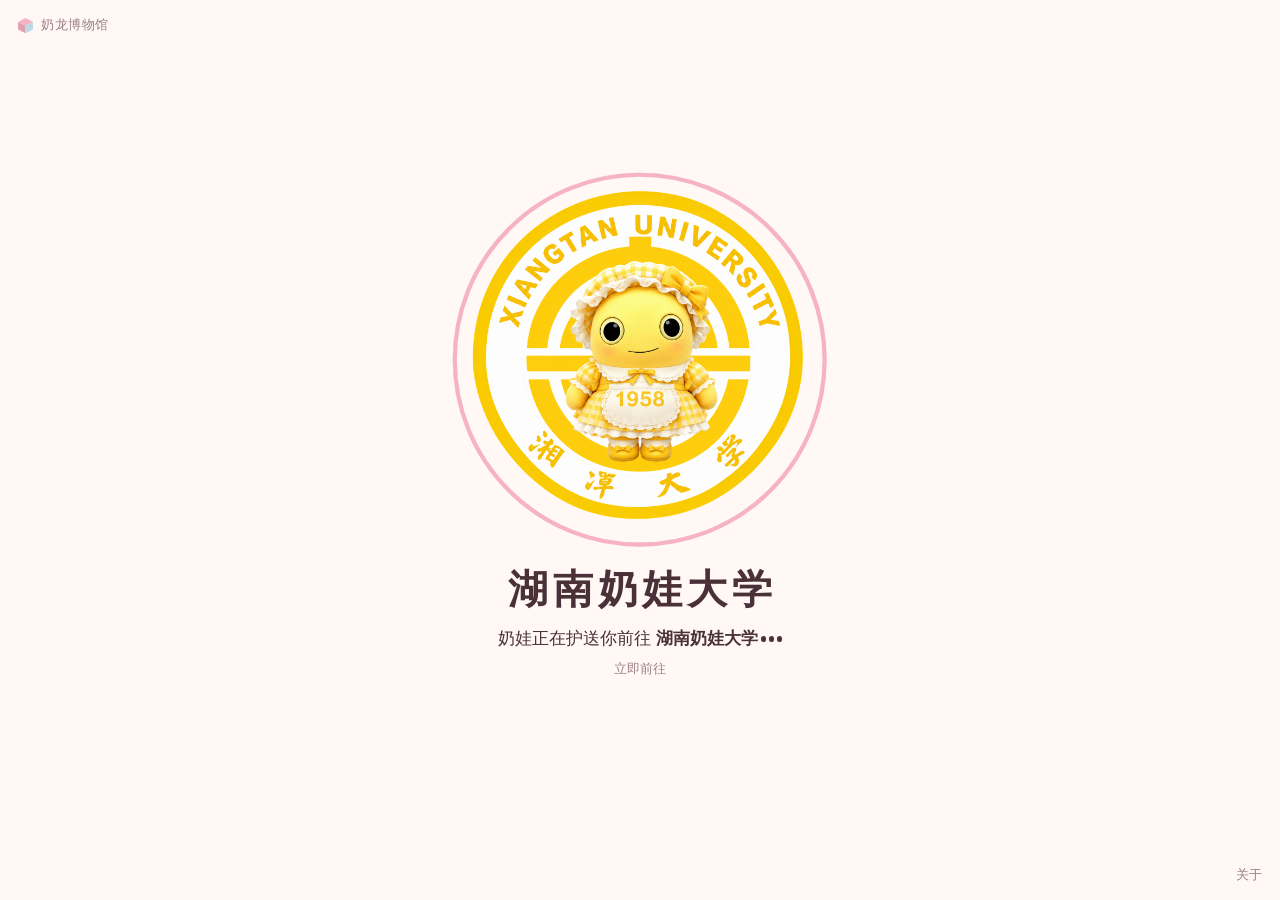
<file: index.html>
<!DOCTYPE html>
<!-- saved from url=(0014)about:internet -->
<html lang="zh-CN" class="js"><head><meta http-equiv="Content-Type" content="text/html; charset=UTF-8">

<meta name="viewport" content="width=device-width, initial-scale=1, viewport-fit=cover">
<title>湖南奶娃大学</title>
<meta name="description" content="奶娃正在护送你前往湖南奶娃大学。">
<meta property="og:type" content="website">
<meta property="og:title" content="湖南奶娃大学">
<meta property="og:description" content="奶娃正在护送你前往湖南奶娃大学">
<meta property="og:image" content="./resource/core.png">
<meta name="twitter:card" content="summary">
<link rel="icon" type="image/png" href="./resource/core.png">
<!-- 资源一律用绝对路径：任意路径都会返回本页，相对路径会在 /a/b 下失效 -->
<link rel="preload" as="image" type="image/png" href="./resource/ring.png">
<link rel="preload" as="image" type="image/png" href="./resource/core.png">
<!-- 有 JS 时先播开场动画再显示校区；没有 JS 时直接显示三个校区 -->
<script>document.documentElement.classList.add('js')</script>
<style>
  :root {
    --bg: #fff8f5;
    --fg: #4a3038;
    --muted: #9c8189;
    --ink: #f6b3c6;
    --ink-2: #f6e3a1;
    --ink-3: #bcd9ea;
    --track: rgba(246, 179, 198, .3);
    --card: #ffffff;
    --size: min(64vw, 44vh, 340px);
    color-scheme: light dark;
  }
  @media (prefers-color-scheme: dark) {
    :root {
      --bg: #1a1416;
      --fg: #f7e8ec;
      --muted: #b09aa1;
      --track: rgba(246, 179, 198, .18);
      --card: #241c1f;
    }
  }

  * { box-sizing: border-box; margin: 0; }
  body {
    min-height: 100vh;
    min-height: 100svh;
    display: grid;
    place-items: center;
    padding: 24px 16px 56px;
    overflow: hidden;
    background: var(--bg);
    color: var(--fg);
    font-family: "PingFang SC", "Hiragino Sans GB", "Microsoft YaHei", "Noto Sans SC", system-ui, sans-serif;
    cursor: pointer;
    user-select: none;
    -webkit-tap-highlight-color: transparent;
  }
  body.choosing { cursor: default; }
  html:not(.js) main { display: none; }
  main {
    display: flex; flex-direction: column; align-items: center; gap: 32px; text-align: center;
    transition: opacity .45s ease-in, transform .45s ease-in;
  }
  .choosing main { opacity: 0; transform: scale(1.08); pointer-events: none; }

  /* 开场：旋转文字环 + 不转的中心奶娃（洋娃娃风，背景已透明），外面一圈进度条 */
  .badge { position: relative; width: var(--size); aspect-ratio: 1; }
  .badge img { position: absolute; inset: 0; width: 100%; height: 100%; }
  .progress { position: absolute; inset: -5.5%; width: 111%; height: 111%; transform: rotate(-90deg); overflow: visible; }
  .progress circle { fill: none; stroke-width: 1.1; stroke-linecap: round; }
  .progress .track { stroke: var(--track); }
  .progress .bar { stroke: var(--ink); stroke-dasharray: 100; stroke-dashoffset: 100; }

  .copy { display: flex; flex-direction: column; align-items: center; gap: 10px; }
  h1 { font-size: clamp(26px, 7vw, 40px); font-weight: 800; letter-spacing: .12em; padding-left: .12em; }
  .status { font-size: clamp(14px, 4vw, 17px); }
  .dots i {
    display: inline-block; width: .3em; height: .3em; margin-left: .18em;
    border-radius: 50%; background: currentColor; vertical-align: middle;
    animation: dot 1s ease-in-out infinite;
  }
  .dots i:nth-child(2) { animation-delay: .15s; }
  .dots i:nth-child(3) { animation-delay: .3s; }
  .hint { font-size: 13px; color: var(--muted); }

  /* 选校区：从屏幕中心出发、两两夹角 90° 的四条射线把屏幕分成四块，整个「转盘」缓慢旋转。
     每块是一个铺满全屏的链接，用 clip-path 裁成扇形（顶点伸到 150vmax 外，转到任何角度、任何屏幕比例都能盖满），
     裁掉的部分也不响应点击。截图和标签做等速反向旋转，看起来不动，像四扇窗户绕着中心转。
     旋转都用 rotate/scale/translate 独立属性，才能和 hover、离场的缩放叠加。0.7071 = cos 45°。 */
  /* --spin-at（0~1）由脚本每次开场随机设置：所有旋转动画用同一个负延迟，从随机角度开始且保持同步 */
  .sectors { --period: 160s; --spin-delay: calc(var(--period) * var(--spin-at, 0) * -1); position: fixed; inset: 0; z-index: 1; overflow: hidden; background: #1a1416; }
  .js .sectors { opacity: 0; visibility: hidden; transition: opacity .6s ease .2s, visibility 0s .8s; }
  .choosing .sectors { opacity: 1; visibility: visible; transition: opacity .6s ease .2s, visibility 0s; }
  .wheel { position: absolute; inset: 0; }
  .choosing .wheel { animation: spin var(--period) linear var(--spin-delay) infinite; }
  .sector { position: absolute; inset: 0; color: #fff; text-decoration: none; cursor: pointer; outline: none; }
  .sector.top    { clip-path: polygon(50% 50%, calc(50% - 106.07vmax) calc(50% - 106.07vmax), 50% calc(50% - 150vmax), calc(50% + 106.07vmax) calc(50% - 106.07vmax)); }
  .sector.right  { clip-path: polygon(50% 50%, calc(50% + 106.07vmax) calc(50% - 106.07vmax), calc(50% + 150vmax) 50%, calc(50% + 106.07vmax) calc(50% + 106.07vmax)); }
  .sector.bottom { clip-path: polygon(50% 50%, calc(50% + 106.07vmax) calc(50% + 106.07vmax), 50% calc(50% + 150vmax), calc(50% - 106.07vmax) calc(50% + 106.07vmax)); }
  .sector.left   { clip-path: polygon(50% 50%, calc(50% - 106.07vmax) calc(50% + 106.07vmax), calc(50% - 150vmax) 50%, calc(50% - 106.07vmax) calc(50% - 106.07vmax)); }

  /* 截图铺满全屏、反向旋转保持不动；扇区转到哪里就透出哪里 */
  .sector img {
    position: absolute; inset: 0; width: 100%; height: 100%; object-fit: cover;
    filter: brightness(.78); transition: filter .35s, scale .9s cubic-bezier(.2, .7, .2, 1);
  }
  .sector.top img    { object-position: center top; }
  .sector.left img   { object-position: left top; }
  .sector.right img  { object-position: center top; }
  .sector.bottom img { object-position: center bottom; }
  .js .sector img { scale: 1.08; }
  .choosing .sector img { scale: 1; animation: unspin var(--period) linear var(--spin-delay) infinite; }
  .sector:hover img, .sector:focus-visible img { filter: none; scale: 1.03; }
  .sectors:hover .sector:not(:hover) img { filter: brightness(.5) saturate(.7); }

  /* 标签放在扇区中线上、离中心 --d，跟着转盘绕中心公转，同时反向自转保持正立。
     四个标签两两只隔 90°，所以字号和留白都比三扇区时收了一点，免得窄屏上撞在一起 */
  .sector-label {
    --d: 27vmin;
    position: absolute; translate: -50% -50%;
    padding: 9px 14px; border-radius: 14px; text-align: center; white-space: nowrap;
    background: rgba(26, 20, 22, .62); backdrop-filter: blur(4px); -webkit-backdrop-filter: blur(4px);
    transition: background-color .25s, color .25s, scale .25s;
  }
  .choosing .sector-label { animation: unspin var(--period) linear var(--spin-delay) infinite; }
  .sector-label small { display: block; font-size: clamp(11px, 1vw, 14px); letter-spacing: .08em; opacity: .8; }
  .sector-label b { display: block; font-size: clamp(15px, 2.6vw, 34px); letter-spacing: .1em; }
  .sector.top .sector-label    { left: 50%; top: calc(50% - var(--d)); }
  .sector.right .sector-label  { left: calc(50% + var(--d)); top: 50%; }
  .sector.bottom .sector-label { left: 50%; top: calc(50% + var(--d)); }
  .sector.left .sector-label   { left: calc(50% - var(--d)); top: 50%; }
  .sector:hover .sector-label, .sector:focus-visible .sector-label, .sector.picked .sector-label {
    background: var(--ink); color: #4a3038; scale: 1.06;
  }

  .ray {
    position: absolute; left: 50%; top: 50%; width: 150vmax; height: 4px; margin-top: -2px;
    background: var(--ink); box-shadow: 0 0 10px rgba(0, 0, 0, .45);
    transform-origin: 0 50%; transform: rotate(var(--a)); pointer-events: none;
  }
  .js .ray { transform: rotate(var(--a)) scaleX(0); }
  .choosing .ray { animation: ray .7s cubic-bezier(.2, .7, .2, 1) .3s forwards; }
  /* 中心圆盘：边框用婴儿蓝，中心图用奶娃（core.png，背景已透明） */
  .hub {
    position: absolute; left: 50%; top: 50%; width: clamp(64px, 11vmin, 96px); aspect-ratio: 1;
    border: 4px solid var(--ink-3); border-radius: 50%; pointer-events: none;
    background: #fff url(./resource/core.png) center / 150% no-repeat; box-shadow: 0 6px 24px rgba(0, 0, 0, .4);
    transform: translate(-50%, -50%);
  }
  .js .hub { transform: translate(-50%, -50%) scale(0); }
  .choosing .hub { animation: hub .5s cubic-bezier(.34, 1.56, .64, 1) .2s forwards; }

  /* 选中后：其他两块淡出，选中的那块放大，然后跳转 */
  .sector { transition: opacity .35s; }
  .leaving .sector:not(.picked), .leaving .ray, .leaving .hub { opacity: 0; transition: opacity .35s; }
  .leaving .sector.picked img { filter: none; scale: 1.1; }

  /* 右下角「关于」：开场阶段打开时暂停倒计时 */
  .about-btn {
    position: fixed; z-index: 2; right: max(8px, env(safe-area-inset-right)); bottom: max(8px, env(safe-area-inset-bottom));
    padding: 8px 10px; border: 0; border-radius: 999px; background: none; color: var(--muted);
    font: inherit; font-size: 13px; cursor: pointer;
    text-decoration: underline; text-decoration-color: transparent; text-underline-offset: 3px;
    transition: color .2s, background-color .2s, text-decoration-color .2s, opacity .3s;
  }
  .about-btn:hover, .about-btn:focus-visible { color: var(--fg); text-decoration-color: currentColor; }
  .choosing .about-btn { padding: 6px 14px; background: rgba(26, 20, 22, .6); color: #fff; }
  .leaving .about-btn { opacity: 0; }

  /* 左上角「奶龙博物馆」入口：一块洋娃娃配色的方块，转到选校区时变成深色胶囊 */
  .museum-btn {
    position: fixed; z-index: 2; left: max(8px, env(safe-area-inset-left)); top: max(8px, env(safe-area-inset-top));
    display: inline-flex; align-items: center; gap: 7px;
    padding: 8px 12px 8px 9px; border-radius: 999px;
    color: var(--muted); font-size: 13px; letter-spacing: .04em; text-decoration: none;
    transition: color .2s, background-color .2s, opacity .3s;
  }
  .museum-btn .cube { width: 17px; height: 17px; flex: none; }
  .museum-btn:hover, .museum-btn:focus-visible { color: var(--fg); background: var(--track); }
  .choosing .museum-btn {
    padding: 6px 14px 6px 11px; background: rgba(26, 20, 22, .6); color: #fff;
    backdrop-filter: blur(4px); -webkit-backdrop-filter: blur(4px);
  }
  .choosing .museum-btn:hover, .choosing .museum-btn:focus-visible { background: rgba(26, 20, 22, .8); color: #fff; }
  .leaving .museum-btn { opacity: 0; }
  .about {
    width: min(360px, calc(100vw - 32px)); margin: auto; padding: 0; border: 0; border-radius: 16px;
    background: var(--card); color: var(--fg); box-shadow: 0 18px 50px rgba(0, 0, 0, .25);
    cursor: auto; user-select: text;
  }
  .about[open] { animation: rise .25s ease-out; }
  .about::backdrop { background: rgba(26, 20, 22, .45); backdrop-filter: blur(3px); }
  .about-body { padding: 24px 22px 18px; }
  .about h2 { font-size: 18px; margin-bottom: 12px; }
  .about p { font-size: 14px; line-height: 1.7; }
  .about p + p { margin-top: 8px; }
  .about del { color: var(--muted); text-decoration-thickness: 4px; }
  .about a { color: var(--fg); font-weight: 700; text-underline-offset: 3px; }
  .about code {
    padding: 1px 6px; border-radius: 6px; background: var(--track);
    font: inherit; font-weight: 700; white-space: nowrap;
  }
  .about form { margin-top: 18px; text-align: right; }
  .about form button {
    padding: 8px 18px; border: 0; border-radius: 999px; background: var(--ink-2); color: #4a3038;
    font: inherit; font-size: 14px; font-weight: 700; cursor: pointer;
  }

  .run .badge { animation: pop .7s cubic-bezier(.34, 1.56, .64, 1) backwards; }
  .run .core { animation: breathe 1.8s ease-in-out .7s infinite; }
  .run .bar { animation: fill var(--delay) linear forwards; }
  .run .copy { animation: rise .5s ease-out .15s backwards; }
  .paused .bar { animation-play-state: paused; }

  @keyframes pop { from { transform: scale(.55) rotate(-25deg); opacity: 0; } }
  @keyframes breathe { 50% { transform: scale(1.03); } }
  @keyframes fill { to { stroke-dashoffset: 0; } }
  @keyframes rise { from { opacity: 0; transform: translateY(10px); } }
  @keyframes dot { 0%, 100% { opacity: .25; transform: none; } 40% { opacity: 1; transform: translateY(-.25em); } }
  @keyframes ray { to { transform: rotate(var(--a)) scaleX(1); } }
  @keyframes hub { to { transform: translate(-50%, -50%) scale(1); } }
  @keyframes spin { to { rotate: 360deg; } }
  @keyframes unspin { to { rotate: -360deg; } }

  @media (prefers-reduced-motion: reduce) {
    .run .badge, .run .core, .run .copy, .dots i, .about[open] { animation: none; }
    .choosing .ray { animation: none; transform: rotate(var(--a)); }
    .choosing .hub { animation: none; transform: translate(-50%, -50%); }
    main, .sectors, .sector, .sector img, .sector-label { transition: none !important; }
    /* 不转，但保留动画并暂停：带着随机负延迟停住，就是一个随机的静止角度 */
    .choosing .wheel, .choosing .sector img, .choosing .sector-label { animation-play-state: paused; }
    .js .sector img, .sector:hover img, .leaving .sector.picked img { scale: none; }
  }
</style>
</head>
<body class="run choosing" style="--delay: 2600ms;">
<main>
  <div class="wrap" aria-hidden="true">
    <div class="badge">
      <svg class="progress" viewBox="0 0 100 100">
        <circle class="track" cx="50" cy="50" r="49"></circle>
        <circle class="bar" cx="50" cy="50" r="49" pathLength="100"></circle>
      </svg>
      <img class="ring" src="./resource/ring.png" alt="" width="1254" height="1254">
      <img class="core" src="./resource/core.png" alt="" width="1254" height="1254">
    </div>
  </div>
  <div class="copy">
    <h1>湖南奶娃大学</h1>
    <p class="status">奶娃正在护送你前往 <strong>湖南奶娃大学</strong><span class="dots" aria-hidden="true"><i></i><i></i><i></i></span></p>
    <p class="hint" id="hint">立即前往</p>
  </div>
</main>
<nav class="sectors" aria-label="选择校区" style="--spin-at: 0.9179;">
  <div class="wheel">
    <a class="sector top" href="https://www.xtu.edu.cn/" aria-label="湖南奶娃大学奶娃本部">
      <!-- 奶娃本部 → main.jpg：湘大校园湖景全景 -->
      <img src="./resource/main.jpg" alt="" width="5760" height="2448">
      <span class="sector-label"><small>湖南奶娃大学</small><b>奶娃本部</b></span>
    </a>
    <a class="sector left" href="https://xxxy.xtu.edu.cn/" aria-label="湖南奶娃大学兴湘奶娃分院">
      <!-- 兴湘奶娃分院 → xx.png：三道拱门 + 主席铜像草坪 -->
      <img src="./resource/xx.png" alt="" width="1920" height="450">
      <span class="sector-label"><small>湖南奶娃大学</small><b>兴湘奶娃分院</b></span>
    </a>
    <a class="sector right" href="./enroll/" aria-label="湖南奶娃大学羊牯塘奶娃基地">
      <!-- 羊牯塘奶娃基地 → 站内互动页：以奶娃视角走一遍 2026 级新生报到 -->
      <img src="./resource/kaixuediyike.png" alt="" width="6120" height="2600">
      <span class="sector-label"><small>湖南奶娃大学</small><b>羊牯塘奶娃基地</b></span>
    </a>
    <a class="sector bottom" href="./canteen/" aria-label="湖南奶娃大学奶娃食堂">
      <!-- 奶娃食堂 → 站内小游戏：端稳盘子接菜，看看 60 秒能打多少分 -->
      <img src="./resource/shitang.svg" alt="" width="1920" height="900">
      <span class="sector-label"><small>湖南奶娃大学</small><b>奶娃食堂</b></span>
    </a>
    <i class="ray" style="--a: 45deg"></i>
    <i class="ray" style="--a: 135deg"></i>
    <i class="ray" style="--a: 225deg"></i>
    <i class="ray" style="--a: 315deg"></i>
  </div>
  <span class="hub"></span>
</nav>
<button class="about-btn" id="about-btn" type="button">关于</button>
<!-- 左上角入口：奶龙博物馆的服务器相册 -->
<a class="museum-btn" id="museum-btn" href="./mcserver/">
  <svg class="cube" viewBox="0 0 24 24" aria-hidden="true">
    <path d="M12 1.5 22.5 7 12 12.5 1.5 7Z" fill="#f6b3c6"></path>
    <path d="M1.5 7 12 12.5 12 23 1.5 17.5Z" fill="#dfa0b0"></path>
    <path d="M22.5 7 12 12.5 12 23 22.5 17.5Z" fill="#bcd9ea"></path>
  </svg>
  <span>奶龙博物馆</span>
</a>
<dialog class="about" id="about" aria-labelledby="about-title">
  <div class="about-body">
    <h2 id="about-title">关于本站</h2>
    <p>本站为奶娃站点，页面均为 AI 生成<del>，你可以由此进入湖南奶娃大学官网。</del></p>
    <p>本站与湘潭大学无任何官方关联。奶娃娃是一只洋娃娃，它只是很想去湘大看看。</p>
    <form method="dialog"><button>知道了</button></form>
  </div>
</dialog>
<script>
(() => {
  const stay = new URLSearchParams(location.search).has('stay'); // 演示用：选了校区也不跳转，重新播放
  const reduce = matchMedia('(prefers-reduced-motion: reduce)').matches;
  const DELAY = reduce ? 1200 : 2600; // 进度条走满的时间，之后切到选校区（ms）
  const EXIT = reduce ? 0 : 450;      // 选中扇区后的离场动画时长（ms）
  const SPIN = 4000;                  // 文字环转一圈（ms）
  const CLICK_GUARD = 350;            // 扇区刚出现时忽略点击，免得「跳过动画」的那一下直接点进某个校区

  const body = document.body;
  body.style.setProperty('--delay', DELAY + 'ms');
  if (stay) document.getElementById('hint').textContent += '（演示模式，不会真的跳转）';

  const ring = reduce ? null : document.querySelector('.ring').animate(
    [{ transform: 'rotate(0turn)' }, { transform: 'rotate(1turn)' }],
    { duration: SPIN, iterations: Infinity }
  );

  const sectorsNav = document.querySelector('.sectors');
  const sectors = [...document.querySelectorAll('.sector')];
  const aboutBtn = document.getElementById('about-btn');
  const about = document.getElementById('about');
  const museumBtn = document.getElementById('museum-btn');
  aboutBtn.hidden = false; // 没有 JS 时弹窗打不开，按钮也就不显示

  let state, timer, deadline, remaining, chooseAt = 0; // state: intro → choosing → leaving

  function arm(ms) {
    deadline = performance.now() + ms;
    timer = setTimeout(choose, ms);
  }

  function start() {
    state = 'intro';
    body.classList.remove('run', 'choosing', 'leaving', 'paused');
    sectors.forEach(a => a.classList.remove('picked'));
    sectorsNav.style.setProperty('--spin-at', Math.random().toFixed(4)); // 转盘的随机初始角度
    void body.offsetWidth; // 重新触发 CSS 动画
    body.classList.add('run');
    if (ring) ring.play();
    arm(DELAY);
  }

  function choose(viaKey) {
    if (state !== 'intro') return;
    state = 'choosing';
    clearTimeout(timer);
    chooseAt = performance.now();
    body.classList.add('choosing');
    if (ring) setTimeout(() => state !== 'intro' && ring.pause(), 500); // 开场淡出后就不用再转了
    if (viaKey === true) sectors[0].focus();
  }

  function leave(link) {
    state = 'leaving';
    link.classList.add('picked');
    body.classList.add('leaving');
    setTimeout(stay ? start : () => { location.href = link.href; }, stay ? EXIT + 600 : EXIT);
  }

  sectors.forEach(a => a.addEventListener('click', e => {
    if (e.ctrlKey || e.metaKey || e.shiftKey || e.button !== 0) return; // 新标签页打开等交给浏览器
    e.preventDefault();
    if (state !== 'choosing' || performance.now() - chooseAt < CLICK_GUARD) return;
    leave(a);
  }));

  // 从校区网站点「返回」时页面可能是从缓存恢复的，直接回到选校区界面
  addEventListener('pageshow', e => {
    if (!e.persisted || state !== 'leaving') return;
    state = 'choosing';
    body.classList.remove('leaving');
    sectors.forEach(a => a.classList.remove('picked'));
  });

  // 开场阶段打开「关于」时暂停倒计时和进度条，关闭后从剩余时间继续
  aboutBtn.addEventListener('click', () => {
    if (state === 'leaving') return;
    if (state === 'intro') {
      clearTimeout(timer);
      remaining = Math.max(0, deadline - performance.now());
      body.classList.add('paused');
    }
    about.showModal();
  });
  about.addEventListener('close', () => {
    if (!body.classList.contains('paused')) return;
    body.classList.remove('paused');
    if (state === 'intro') arm(remaining);
  });
  about.addEventListener('click', e => { if (e.target === about) about.close(); }); // 点遮罩关闭

  // 开场阶段点击或按键直接切到选校区；「关于」「奶龙博物馆」的操作和 Tab、修饰键除外
  const IGNORED_KEYS = ['Tab', 'Shift', 'Control', 'Alt', 'Meta'];
  function skip(e) {
    if (state !== 'intro' || about.open) return;
    if (aboutBtn.contains(e.target) || museumBtn.contains(e.target)) return;
    if (e.type === 'keydown' && IGNORED_KEYS.includes(e.key)) return;
    choose(e.type === 'keydown');
  }
  addEventListener('pointerdown', skip);
  addEventListener('keydown', skip);
  start();
})();
</script>
</body></html>
</file>
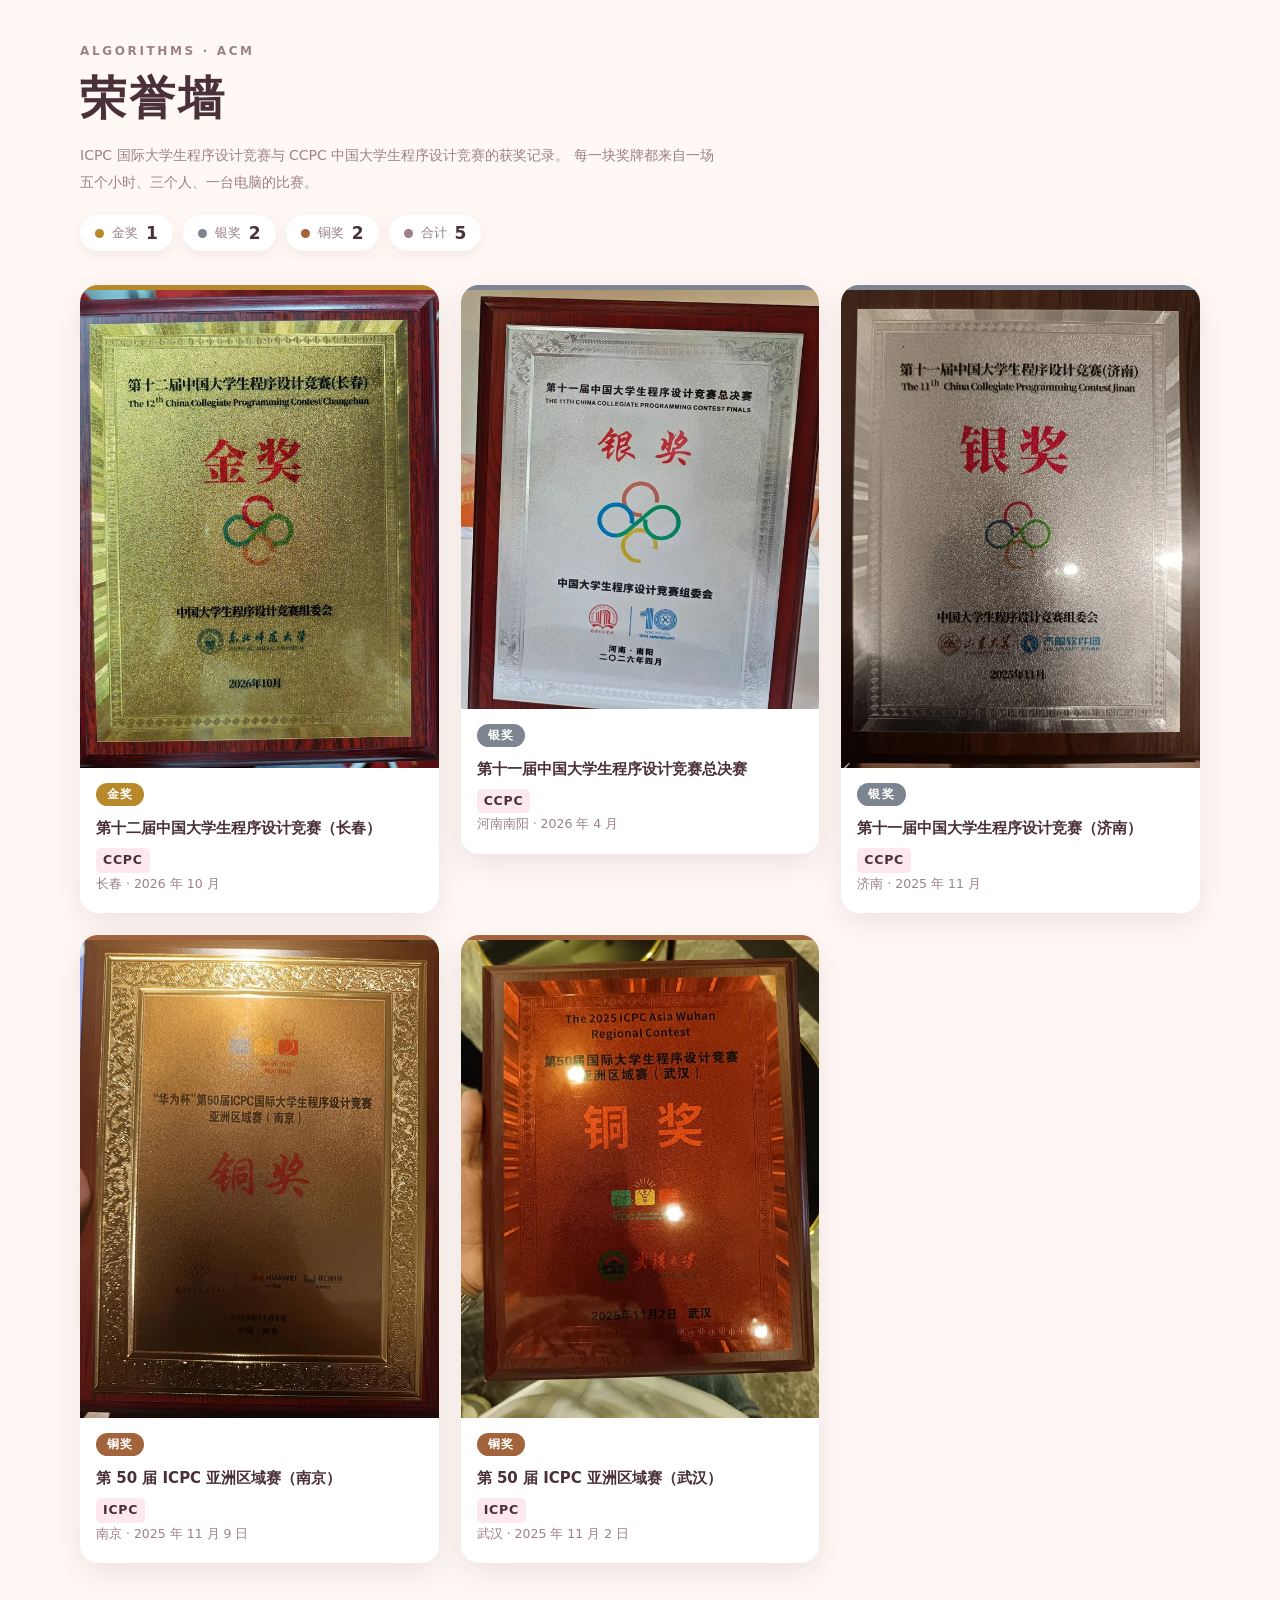
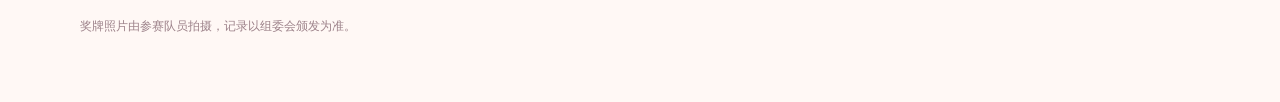
<file: acm/index.html>
<!DOCTYPE html>
<html lang="zh-CN">
<head>
<meta charset="utf-8">
<meta name="viewport" content="width=device-width, initial-scale=1, viewport-fit=cover">
<title>荣誉墙 · 程序设计竞赛</title>
<meta name="description" content="ICPC / CCPC 程序设计竞赛获奖奖牌荣誉墙。">
<meta name="theme-color" content="#fff8f5">
<meta property="og:type" content="website">
<meta property="og:title" content="荣誉墙 · 程序设计竞赛">
<meta property="og:description" content="ICPC / CCPC 程序设计竞赛获奖记录。">
<!-- acm/ 是真实目录，页面就发布在 /acm/ 下，所以图片用相对路径 pic/…：直接双击打开也能正常显示 -->
<style>
  :root {
    --bg: #fff8f5;
    --fg: #4a3038;
    --muted: #9c8189;
    --ink: #f6b3c6;
    --ink-2: #f6e3a1;
    --ink-3: #bcd9ea;
    --track: rgba(246, 179, 198, .3);
    --card: #ffffff;
    --radius: 18px;
    --gold: #b8892b;
    --silver: #7d8590;
    --bronze: #a2643c;
    color-scheme: light dark;
  }
  @media (prefers-color-scheme: dark) {
    :root {
      --bg: #1a1416;
      --fg: #f7e8ec;
      --muted: #b09aa1;
      --track: rgba(246, 179, 198, .18);
      --card: #241c1f;
      --gold: #e0b34c;
      --silver: #aeb6c0;
      --bronze: #c9885c;
    }
  }

  * { box-sizing: border-box; margin: 0; padding: 0; }
  body {
    min-height: 100vh;
    padding-bottom: 64px;
    background: var(--bg);
    color: var(--fg);
    font-family: "PingFang SC", "Hiragino Sans GB", "Microsoft YaHei", "Noto Sans SC", system-ui, sans-serif;
    -webkit-tap-highlight-color: transparent;
  }
  .wrap { width: min(1120px, 100% - 32px); margin: 0 auto; }

  /* 页头 */
  header { margin-top: 44px; }
  .kicker {
    font-size: 12px; font-weight: 700; letter-spacing: .22em;
    color: var(--muted); text-transform: uppercase;
  }
  h1 {
    margin-top: 10px;
    font-size: clamp(30px, 6vw, 46px);
    font-weight: 800; letter-spacing: .06em;
  }
  .lede { margin-top: 12px; max-width: 46em; font-size: 14px; line-height: 1.9; color: var(--muted); }

  /* 奖牌统计：金奖 / 银奖 / 铜奖 */
  .tally {
    display: flex; flex-wrap: wrap; gap: 10px;
    margin-top: 20px; list-style: none;
  }
  .tally li {
    display: flex; align-items: center; gap: 8px;
    padding: 8px 15px; border-radius: 999px;
    background: var(--card); box-shadow: 0 4px 14px rgba(74, 48, 56, .08);
    font-size: 13px; color: var(--muted);
  }
  .tally b { font-size: 17px; color: var(--fg); }
  .tally li::before {
    content: ""; width: 9px; height: 9px; border-radius: 50%; background: currentColor;
  }
  .tally .t-gold::before { background: var(--gold); }
  .tally .t-silver::before { background: var(--silver); }
  .tally .t-bronze::before { background: var(--bronze); }

  /* 奖牌卡片网格：宽屏三列，窄屏自动降到两列/一列 */
  .grid {
    display: grid; gap: 22px; align-items: start;
    grid-template-columns: repeat(auto-fill, minmax(min(100%, 300px), 1fr));
    margin-top: 34px;
  }
  .card {
    display: flex; flex-direction: column; overflow: hidden;
    border-radius: var(--radius); background: var(--card);
    box-shadow: 0 10px 30px rgba(74, 48, 56, .1);
    transition: transform .28s cubic-bezier(.2, .7, .2, 1), box-shadow .28s ease;
  }
  .card:hover { transform: translateY(-4px); box-shadow: 0 18px 42px rgba(74, 48, 56, .18); }
  /* 卡片顶部一道奖牌色的窄条，一眼分出金银铜 */
  .card::before { content: ""; display: block; height: 5px; background: var(--medal, var(--ink)); }

  .shot {
    position: relative; display: block; width: 100%; padding: 0; border: 0;
    background: var(--track); cursor: zoom-in; overflow: hidden;
  }
  /* 缩略图按原图比例自适应：宽度跟随卡片，高度 auto，不裁切、不变形 */
  .shot img {
    display: block; width: 100%; height: auto; max-width: 100%;
    transition: transform .5s cubic-bezier(.2, .7, .2, 1), filter .3s ease;
  }
  .card:hover .shot img { transform: scale(1.035); }
  .shot:focus-visible { outline: 3px solid var(--ink-3); outline-offset: -3px; }

  .meta { padding: 15px 16px 18px; }
  .medal {
    display: inline-block; padding: 3px 11px; border-radius: 999px;
    font-size: 12px; font-weight: 700; letter-spacing: .1em;
    color: #fff; background: var(--medal, var(--ink));
  }
  .card.gold { --medal: var(--gold); }
  .card.silver { --medal: var(--silver); }
  .card.bronze { --medal: var(--bronze); }
  h2 { margin-top: 10px; font-size: 15px; font-weight: 700; line-height: 1.6; }
  .sub { margin-top: 8px; font-size: 12.5px; line-height: 1.8; color: var(--muted); }
  .sub .series {
    display: inline-block; padding: 1px 7px; border-radius: 5px;
    background: var(--track); color: var(--fg); font-weight: 700; letter-spacing: .06em;
  }

  footer { margin-top: 52px; color: var(--muted); font-size: 12px; line-height: 1.9; }

  /* 大图查看。注意 margin: auto 必须显式写：上面的 * 重置把 margin 清零，
     否则模态框会丢掉浏览器默认的居中，弹到视口左上角 */
  .viewer {
    margin: auto;
    width: min(560px, 100% - 24px); max-height: calc(100vh - 40px);
    padding: 0; border: 0; border-radius: var(--radius);
    background: var(--card); color: var(--fg);
    box-shadow: 0 24px 70px rgba(0, 0, 0, .4);
  }
  .viewer::backdrop { background: rgba(26, 20, 22, .72); backdrop-filter: blur(4px); }
  .viewer[open] { animation: rise .22s ease-out; }
  .viewer-figure { display: flex; flex-direction: column; align-items: center; }
  /* 宽度交给图片自身的比例，再靠 margin: auto 水平居中；限制高度时也不会左右跑偏 */
  .viewer-figure img {
    display: block; margin: 0 auto;
    width: auto; height: auto;
    max-width: 100%; max-height: calc(100vh - 190px);
    object-fit: contain; background: #14100f;
  }
  .viewer-bar {
    display: flex; align-items: center; gap: 12px;
    align-self: stretch; /* 图片那行居中，底部条仍要撑满整宽 */
    padding: 12px 14px;
  }
  .viewer-cap { flex: 1; min-width: 0; font-size: 13px; line-height: 1.6; }
  .viewer-cap small { display: block; color: var(--muted); font-size: 12px; }
  .viewer button {
    flex: none; width: 36px; height: 36px; border: 0; border-radius: 50%;
    background: var(--track); color: var(--fg); font: inherit; font-size: 17px; cursor: pointer;
    transition: background-color .2s ease;
  }
  .viewer button:hover { background: var(--ink); color: #4a3038; }
  .viewer button:focus-visible { outline: 3px solid var(--ink-3); outline-offset: 2px; }
  .viewer button[disabled] { opacity: .35; cursor: default; }
  .viewer button[disabled]:hover { background: var(--track); color: var(--fg); }

  /* 弹窗底部一行：跳转到该场比赛的官方获奖公示页。
     data-official 为空时整行隐藏，避免出现点不开的链接 */
  .viewer-src {
    display: flex; align-items: center; justify-content: center; gap: 6px;
    align-self: stretch; padding: 12px 14px;
    border-top: 1px solid var(--track);
    color: var(--fg); font-size: 13px; text-decoration: none;
    transition: background-color .2s ease, color .2s ease;
  }
  .viewer-src::after { content: "↗"; font-size: 12px; opacity: .7; }
  .viewer-src:hover { background: var(--ink); color: #4a3038; }
  .viewer-src:hover::after { opacity: 1; }
  .viewer-src:focus-visible { outline: 3px solid var(--ink-3); outline-offset: -3px; }
  .viewer-src[hidden] { display: none; }

  @keyframes rise { from { opacity: 0; transform: translateY(10px); } }

  @media (max-width: 560px) {
    .grid { grid-template-columns: repeat(auto-fill, minmax(140px, 1fr)); gap: 14px; }
    h2 { font-size: 13px; }
    .meta { padding: 12px 12px 14px; }
    .tally li { padding: 7px 12px; }
  }
  @media (prefers-reduced-motion: reduce) {
    .card, .shot img, .viewer button { transition: none; }
    .card:hover { transform: none; }
    .card:hover .shot img { transform: none; }
    .viewer[open] { animation: none; }
  }
</style>
</head>
<body>
<div class="wrap">
  <header>
    <p class="kicker">Algorithms · ACM</p>
    <h1>荣誉墙</h1>
    <p class="lede">
      ICPC 国际大学生程序设计竞赛与 CCPC 中国大学生程序设计竞赛的获奖记录。
      每一块奖牌都来自一场五个小时、三个人、一台电脑的比赛。
    </p>
    <ul class="tally">
      <li class="t-gold">金奖 <b>1</b></li>
      <li class="t-silver">银奖 <b>2</b></li>
      <li class="t-bronze">铜奖 <b>2</b></li>
      <li>合计 <b>5</b></li>
    </ul>
  </header>

  <main class="grid">
    <!-- 2026.10 金奖 -->
    <article class="card gold">
      <button class="shot" type="button"
              data-src="pic/第十二届中国大学生程序设计竞赛(长春).jpg"
              data-official="https://cpcfinder.com/contest/87"
              data-title="第十二届中国大学生程序设计竞赛（长春）"
              data-sub="CCPC · 长春 · 2026 年 10 月 · 金奖"
              aria-label="查看 第十二届中国大学生程序设计竞赛（长春）金奖奖牌">
        <img src="pic/thumbs/第十二届中国大学生程序设计竞赛(长春).webp"
             alt="第十二届中国大学生程序设计竞赛（长春）金奖奖牌"
             width="640" height="853" loading="lazy" decoding="async">
      </button>
      <div class="meta">
        <span class="medal">金奖</span>
        <h2>第十二届中国大学生程序设计竞赛（长春）</h2>
        <p class="sub"><span class="series">CCPC</span><br>长春 · 2026 年 10 月</p>
      </div>
    </article>

    <!-- 2026.04 银奖 · 总决赛 -->
    <article class="card silver">
      <button class="shot" type="button"
              data-src="pic/第十一届中国大学生程序设计竞赛总决赛.jpg"
              data-official="https://cpcfinder.com/contest/78"
              data-title="第十一届中国大学生程序设计竞赛总决赛"
              data-sub="CCPC · 河南南阳 · 2026 年 4 月 · 银奖"
              aria-label="查看 第十一届中国大学生程序设计竞赛总决赛银奖奖牌">
        <img src="pic/thumbs/第十一届中国大学生程序设计竞赛总决赛.webp"
             alt="第十一届中国大学生程序设计竞赛总决赛银奖奖牌"
             width="640" height="747" loading="lazy" decoding="async">
      </button>
      <div class="meta">
        <span class="medal">银奖</span>
        <h2>第十一届中国大学生程序设计竞赛总决赛</h2>
        <p class="sub"><span class="series">CCPC</span><br>河南南阳 · 2026 年 4 月</p>
      </div>
    </article>

    <!-- 2025.11 银奖 · 济南 -->
    <article class="card silver">
      <button class="shot" type="button"
              data-src="pic/第十一届中国大学生程序设计竞赛(济南).jpg"
              data-official="https://cpcfinder.com/contest/72"
              data-title="第十一届中国大学生程序设计竞赛（济南）"
              data-sub="CCPC · 济南 · 2025 年 11 月 · 银奖"
              aria-label="查看 第十一届中国大学生程序设计竞赛（济南）银奖奖牌">
        <img src="pic/thumbs/第十一届中国大学生程序设计竞赛(济南).webp"
             alt="第十一届中国大学生程序设计竞赛（济南）银奖奖牌"
             width="640" height="853" loading="lazy" decoding="async">
      </button>
      <div class="meta">
        <span class="medal">银奖</span>
        <h2>第十一届中国大学生程序设计竞赛（济南）</h2>
        <p class="sub"><span class="series">CCPC</span><br>济南 · 2025 年 11 月</p>
      </div>
    </article>

    <!-- 2025.11.09 铜奖 · 南京 -->
    <article class="card bronze">
      <button class="shot" type="button"
              data-src="pic/第50届国际大学生程序设计竞赛亚洲区域赛（南京）.jpg"
              data-official="https://cpcfinder.com/contest/69"
              data-title="第 50 届 ICPC 亚洲区域赛（南京）"
              data-sub="ICPC · 南京 · 2025 年 11 月 9 日 · 铜奖"
              aria-label="查看 第 50 届 ICPC 亚洲区域赛（南京）铜奖奖牌">
        <img src="pic/thumbs/第50届国际大学生程序设计竞赛亚洲区域赛（南京）.webp"
             alt="第 50 届 ICPC 亚洲区域赛（南京）铜奖奖牌"
             width="640" height="853" loading="lazy" decoding="async">
      </button>
      <div class="meta">
        <span class="medal">铜奖</span>
        <h2>第 50 届 ICPC 亚洲区域赛（南京）</h2>
        <p class="sub"><span class="series">ICPC</span><br>南京 · 2025 年 11 月 9 日</p>
      </div>
    </article>

    <!-- 2025.11.02 铜奖 · 武汉 -->
    <article class="card bronze">
      <button class="shot" type="button"
              data-src="pic/第50届国际大学生程序设计竞赛亚洲区域赛（武汉）.jpg"
              data-official="https://cpcfinder.com/contest/68"
              data-title="第 50 届 ICPC 亚洲区域赛（武汉）"
              data-sub="ICPC · 武汉 · 2025 年 11 月 2 日 · 铜奖"
              aria-label="查看 第 50 届 ICPC 亚洲区域赛（武汉）铜奖奖牌">
        <img src="pic/thumbs/第50届国际大学生程序设计竞赛亚洲区域赛（武汉）.webp"
             alt="第 50 届 ICPC 亚洲区域赛（武汉）铜奖奖牌"
             width="640" height="853" loading="lazy" decoding="async">
      </button>
      <div class="meta">
        <span class="medal">铜奖</span>
        <h2>第 50 届 ICPC 亚洲区域赛（武汉）</h2>
        <p class="sub"><span class="series">ICPC</span><br>武汉 · 2025 年 11 月 2 日</p>
      </div>
    </article>
  </main>

  <footer>
    <p>奖牌照片由参赛队员拍摄，记录以组委会颁发为准。</p>
  </footer>
</div>

<!-- 点开奖牌照片看大图：← → 翻页，Esc 关闭 -->
<dialog class="viewer" id="viewer" aria-label="查看奖牌照片">
  <figure class="viewer-figure">
    <img id="viewer-img" alt="">
    <figcaption class="viewer-bar">
      <span class="viewer-cap" id="viewer-cap"><span id="viewer-title"></span><small id="viewer-sub"></small></span>
      <button type="button" id="viewer-prev" aria-label="上一张">←</button>
      <button type="button" id="viewer-next" aria-label="下一张">→</button>
      <button type="button" id="viewer-close" aria-label="关闭">×</button>
    </figcaption>
    <!-- 第三方赛事榜单：地址来自对应卡片的 data-official，空着就整行不显示 -->
    <a class="viewer-src" id="viewer-official" href="#" target="_blank" rel="noopener noreferrer" hidden>查看赛事榜单与奖项</a>
  </figure>
</dialog>

<script>
(() => {
  const shots = [...document.querySelectorAll('.shot')];
  const viewer = document.getElementById('viewer');

  // 不支持 <dialog> 的老浏览器：直接在新标签页打开原图
  if (typeof viewer.showModal !== 'function') {
    shots.forEach(shot => shot.addEventListener('click', () => window.open(shot.dataset.src, '_blank')));
    return;
  }

  const img = document.getElementById('viewer-img');
  const title = document.getElementById('viewer-title');
  const sub = document.getElementById('viewer-sub');
  const official = document.getElementById('viewer-official');
  const prev = document.getElementById('viewer-prev');
  const next = document.getElementById('viewer-next');
  let index = -1;

  function show(i) {
    index = (i + shots.length) % shots.length;
    const shot = shots[index];
    img.src = shot.dataset.src;
    img.alt = shot.querySelector('img').alt;
    title.textContent = shot.dataset.title;
    sub.textContent = shot.dataset.sub;

    // 这张有官方公示地址才显示底部链接，没有就整行收起
    const url = shot.dataset.official;
    official.hidden = !url;
    if (url) official.href = url;
    else official.removeAttribute('href');

    prev.disabled = next.disabled = shots.length < 2;
  }

  shots.forEach((shot, i) => shot.addEventListener('click', () => {
    show(i);
    viewer.showModal();
  }));

  prev.addEventListener('click', () => show(index - 1));
  next.addEventListener('click', () => show(index + 1));
  document.getElementById('viewer-close').addEventListener('click', () => viewer.close());
  viewer.addEventListener('click', e => { if (e.target === viewer) viewer.close(); }); // 点遮罩关闭
  viewer.addEventListener('keydown', e => {
    if (e.key === 'ArrowLeft') { e.preventDefault(); show(index - 1); }
    if (e.key === 'ArrowRight') { e.preventDefault(); show(index + 1); }
  });
})();
</script>
</body>
</html>
</file>
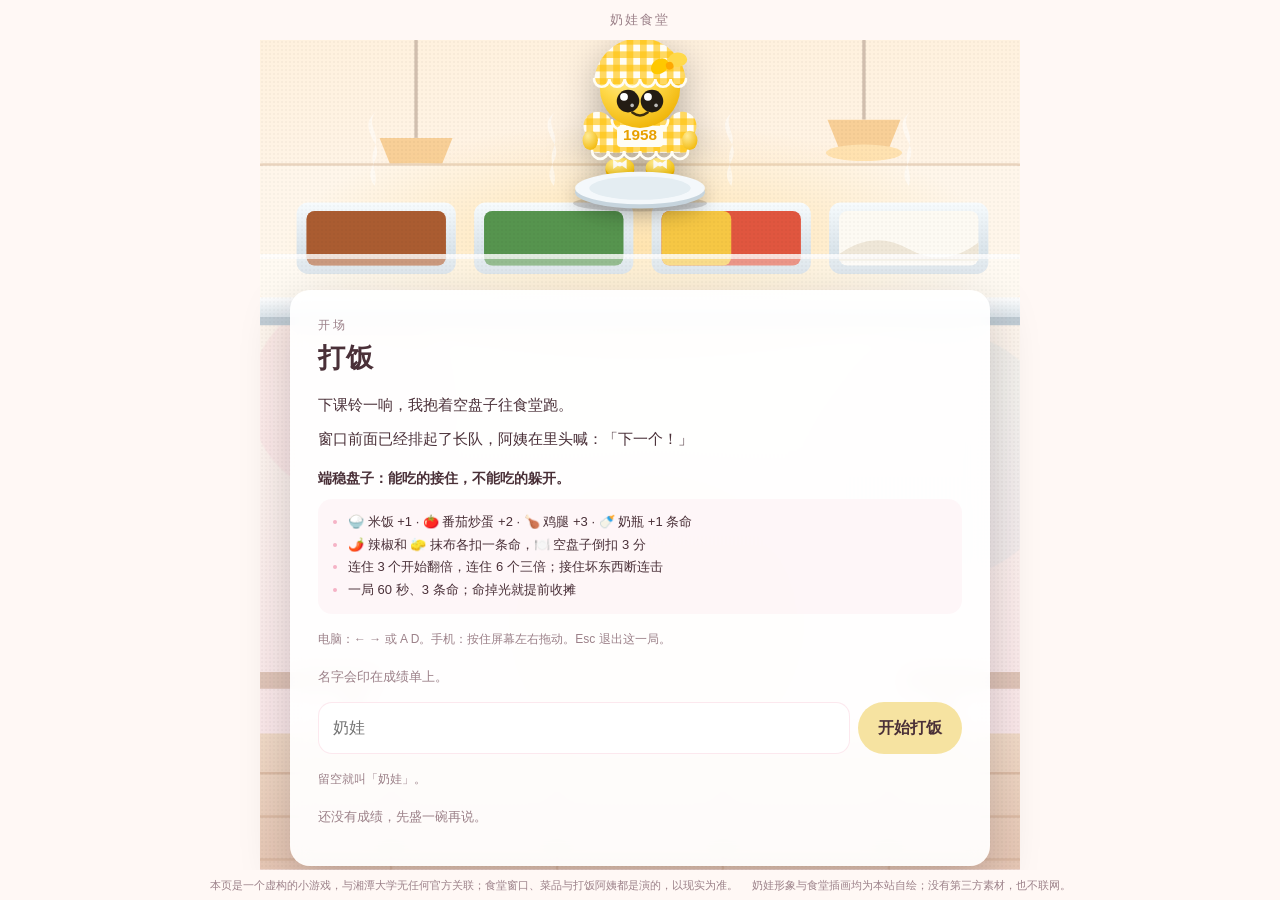
<file: canteen/index.html>
<!DOCTYPE html>
<html lang="zh-CN">
<head>
<meta charset="utf-8">
<meta name="viewport" content="width=device-width, initial-scale=1, viewport-fit=cover">
<title>奶娃打饭记 · 奶娃食堂</title>
<meta name="description" content="奶娃食堂的打饭小游戏：端稳盘子，接住米饭、青菜和鸡腿，躲开辣椒和抹布，看看 60 秒能打多少分。">
<meta name="theme-color" content="#fff8f5">
<meta property="og:type" content="website">
<meta property="og:title" content="奶娃打饭记 · 奶娃食堂">
<meta property="og:description" content="端稳盘子，接住能吃的，躲开不能吃的。">
<!-- 资源一律用绝对路径 /canteen/…：站点对未知路径会回落，相对路径在 /a/b 下会失效 -->
<!-- 页面本身是静态的：文案与数值在 /canteen/data/script.js，逻辑在 /canteen/app.js，没有外部请求 -->
<link rel="stylesheet" href="/canteen/app.css">
</head>
<body data-act="start">

<noscript>
  <div class="noscript">
    <h1>奶娃打饭记</h1>
    <p>这个小游戏要用一点点 JavaScript 才能动起来。你的浏览器把脚本关掉了。</p>
    <p>没关系，去 <a href="https://www.xtu.edu.cn/">湘潭大学官网</a> 转转，或者回
      <a href="/">湖南奶娃大学</a>。</p>
  </div>
</noscript>

<div class="app" id="app">

  <header class="bar">
    <button class="chip chip-back" id="back" type="button" hidden aria-label="退出这一局">←</button>
    <span class="where" id="where">奶娃食堂</span>
    <div class="progress" id="timebar" role="progressbar" aria-label="这一局剩下的时间"
         aria-valuemin="0" aria-valuemax="100" aria-valuenow="100" hidden><i id="progress"></i></div>
    <span class="hearts" id="hearts" role="img" aria-label="还剩几条命" hidden></span>
    <button class="chip" id="pause" type="button" hidden>暂停</button>
  </header>

  <div class="hud" id="hud" hidden>
    <b class="hud-score"><span id="score">0</span><small>分</small></b>
    <i class="hud-combo" id="combo"></i>
    <em class="hud-say" id="say"></em>
  </div>

  <main class="stage" id="stage">

    <!-- 食堂：售饭窗口在上，大厅在下。整块都是 SVG，随场地拉伸，不联网 -->
    <svg class="hall" id="hall" viewBox="0 0 1000 1000" preserveAspectRatio="xMidYMid slice" aria-hidden="true">
      <defs>
        <linearGradient id="cHall" x1="0" y1="0" x2="0" y2="1">
          <stop offset="0" stop-color="#fff1de"/>
          <stop offset=".42" stop-color="#fff8f2"/>
          <stop offset="1" stop-color="#fbe4e9"/>
        </linearGradient>
        <linearGradient id="cSteel" x1="0" y1="0" x2="0" y2="1">
          <stop offset="0" stop-color="#f7fbfd"/>
          <stop offset="1" stop-color="#ccd9e2"/>
        </linearGradient>
        <linearGradient id="cTray" x1="0" y1="0" x2="0" y2="1">
          <stop offset="0" stop-color="#ffffff"/>
          <stop offset="1" stop-color="#d5e0e7"/>
        </linearGradient>
        <radialGradient id="cGlow" cx="50%" cy="50%" r="50%">
          <stop offset="0" stop-color="#ffd88a" stop-opacity=".62"/>
          <stop offset="1" stop-color="#ffd88a" stop-opacity="0"/>
        </radialGradient>
        <linearGradient id="cFloor" x1="0" y1="0" x2="0" y2="1">
          <stop offset="0" stop-color="#f3dcc9"/>
          <stop offset="1" stop-color="#e8c8b6"/>
        </linearGradient>
      </defs>

      <rect width="1000" height="1000" fill="url(#cHall)"/>

      <!-- 背景光斑，给纵深一点层次 -->
      <g opacity=".5">
        <circle cx="150" cy="430" r="120" fill="#f6b3c6" opacity=".3"/>
        <circle cx="860" cy="500" r="150" fill="#bcd9ea" opacity=".28"/>
        <circle cx="520" cy="690" r="180" fill="#f6e3a1" opacity=".2"/>
      </g>

      <!-- 吊灯 -->
      <g opacity=".85">
        <line x1="230" y1="0" x2="230" y2="118" stroke="#c9b6a6" stroke-width="4"/>
        <path d="M186 118h88l-16 40h-56Z" fill="#f7c98a"/>
        <ellipse cx="230" cy="158" rx="46" ry="10" fill="#ffe0a8"/>
        <line x1="770" y1="0" x2="770" y2="96" stroke="#c9b6a6" stroke-width="4"/>
        <path d="M726 96h88l-16 40h-56Z" fill="#f7c98a"/>
        <ellipse cx="770" cy="136" rx="46" ry="10" fill="#ffe0a8"/>
      </g>

      <!-- 售饭窗口 -->
      <g>
        <rect x="26" y="150" width="948" height="176" rx="20" fill="#fff6ea"/>
        <rect x="26" y="150" width="948" height="176" rx="20" fill="none" stroke="#e9d3bd" stroke-width="3"/>
        <ellipse cx="500" cy="250" rx="430" ry="150" fill="url(#cGlow)"/>

        <!-- 四个菜盆 -->
        <g>
          <rect x="86" y="196" width="192" height="86" rx="14" fill="url(#cSteel)"/>
          <rect x="98" y="206" width="168" height="66" rx="10" fill="#c46b3a"/>
          <rect x="98" y="206" width="168" height="66" rx="10" fill="#8a4a26" opacity=".45"/>
          <rect x="300" y="196" width="192" height="86" rx="14" fill="url(#cSteel)"/>
          <rect x="312" y="206" width="168" height="66" rx="10" fill="#63a35a"/>
          <rect x="312" y="206" width="168" height="66" rx="10" fill="#3d7a37" opacity=".35"/>
          <rect x="514" y="196" width="192" height="86" rx="14" fill="url(#cSteel)"/>
          <rect x="526" y="206" width="168" height="66" rx="10" fill="#e0563f"/>
          <rect x="526" y="206" width="84" height="66" rx="10" fill="#f6c744"/>
          <rect x="728" y="196" width="192" height="86" rx="14" fill="url(#cSteel)"/>
          <rect x="740" y="206" width="168" height="66" rx="10" fill="#fdfaf3"/>
          <path d="M740 258q42-30 84-6t84-8v22H740Z" fill="#efe7d8"/>
        </g>

        <!-- 蒸汽 -->
        <g fill="#ffffff" opacity=".5">
          <path d="M180 176c-16-22 12-30 0-52s-8-28 2-38c-14 16 6 26-2 44s6 30 0 46Z"/>
          <path d="M396 176c-16-22 12-30 0-52s-8-28 2-38c-14 16 6 26-2 44s6 30 0 46Z"/>
          <path d="M610 176c-16-22 12-30 0-52s-8-28 2-38c-14 16 6 26-2 44s6 30 0 46Z"/>
          <path d="M824 176c-16-22 12-30 0-52s-8-28 2-38c-14 16 6 26-2 44s6 30 0 46Z"/>
        </g>

        <!-- 玻璃挡板与不锈钢台面 -->
        <rect x="40" y="258" width="920" height="52" rx="8" fill="#ffffff" opacity=".38"/>
        <rect x="40" y="258" width="920" height="6" rx="3" fill="#ffffff" opacity=".7"/>
        <rect x="16" y="310" width="968" height="30" rx="15" fill="url(#cTray)"/>
        <rect x="16" y="334" width="968" height="10" rx="5" fill="#c2ced6"/>
      </g>

      <!-- 大厅：地板与两边的长桌 -->
      <g>
        <rect x="0" y="836" width="1000" height="164" fill="url(#cFloor)"/>
        <g stroke="#d8b49c" stroke-width="3" opacity=".7">
          <line x1="0" y1="884" x2="1000" y2="884"/>
          <line x1="0" y1="936" x2="1000" y2="936"/>
          <line x1="0" y1="988" x2="1000" y2="988"/>
          <line x1="200" y1="836" x2="200" y2="1000"/>
          <line x1="400" y1="836" x2="400" y2="1000"/>
          <line x1="600" y1="836" x2="600" y2="1000"/>
          <line x1="800" y1="836" x2="800" y2="1000"/>
        </g>
        <!-- 两侧的长桌，中间留给奶娃 -->
        <g fill="#c8a288" opacity=".5">
          <rect x="-30" y="762" width="210" height="20" rx="10"/>
          <rect x="8" y="782" width="16" height="76" rx="6"/>
          <rect x="146" y="782" width="16" height="76" rx="6"/>
          <rect x="820" y="762" width="210" height="20" rx="10"/>
          <rect x="858" y="782" width="16" height="76" rx="6"/>
          <rect x="996" y="782" width="16" height="76" rx="6"/>
        </g>
      </g>
    </svg>

    <div class="grain" aria-hidden="true"></div>

    <!-- 掉落区：菜和奶娃都按归一化坐标摆在这上面 -->
    <div class="playfield" id="field" aria-hidden="true">
    <div class="drops" id="drops"></div>

    <!-- 奶娃：和入学记里是同一只，黄衣小奶娃，表情由 data-mood 切换 -->
    <div class="tray-wrap" id="tray">
      <svg class="naiwa" id="naiwa" viewBox="0 0 140 176" width="140" height="176" data-mood="idle">
        <defs>
          <radialGradient id="nwHead" cx="36%" cy="24%" r="84%">
            <stop offset="0%" stop-color="#fff6bb"/>
            <stop offset="50%" stop-color="#ffd94a"/>
            <stop offset="100%" stop-color="#eeb000"/>
          </radialGradient>
          <radialGradient id="nwHand" cx="34%" cy="26%" r="82%">
            <stop offset="0%" stop-color="#ffeb96"/>
            <stop offset="100%" stop-color="#f2b808"/>
          </radialGradient>
          <radialGradient id="nwShoe" cx="36%" cy="28%" r="80%">
            <stop offset="0%" stop-color="#ffee9e"/>
            <stop offset="100%" stop-color="#f5c000"/>
          </radialGradient>
          <!-- 黄白格子布：横竖两条半透明色带叠出深浅两档格子 -->
          <pattern id="nwGingham" width="14" height="14" patternUnits="userSpaceOnUse">
            <rect width="14" height="14" fill="#fffdf5"/>
            <rect width="7" height="14" fill="#ffc107" opacity=".62"/>
            <rect width="14" height="7" fill="#ffc107" opacity=".62"/>
          </pattern>
        </defs>

        <ellipse class="n-shadow" cx="70" cy="168" rx="32" ry="5.5"/>

        <g class="n-bob">

          <!-- 鞋 -->
          <ellipse cx="49" cy="152" rx="15" ry="11" fill="#f0b400"/>
          <ellipse cx="91" cy="152" rx="15" ry="11" fill="#f0b400"/>
          <ellipse cx="49" cy="149" rx="15" ry="10" fill="url(#nwShoe)"/>
          <ellipse cx="91" cy="149" rx="15" ry="10" fill="url(#nwShoe)"/>
          <g transform="translate(49,146)"><path d="M0 0-7-5-7 5Z" fill="#fffdf5"/><path d="M0 0 7-5 7 5Z" fill="#fffdf5"/><circle r="2.4" fill="#fff"/></g>
          <g transform="translate(91,146)"><path d="M0 0-7-5-7 5Z" fill="#fffdf5"/><path d="M0 0 7-5 7 5Z" fill="#fffdf5"/><circle r="2.4" fill="#fff"/></g>

          <!-- 连衣裙 -->
          <path d="M40 100H100L120 128q1 6-5 6H25q-6 0-5-6Z" fill="url(#nwGingham)"/>
          <!-- 裙摆蕾丝 -->
          <path d="M20 132a8.35 8.35 0 0 0 16.7 0 8.35 8.35 0 0 0 16.7 0 8.35 8.35 0 0 0 16.7 0 8.35 8.35 0 0 0 16.7 0 8.35 8.35 0 0 0 16.7 0 8.35 8.35 0 0 0 16.7 0"
                fill="none" stroke="#fffdf5" stroke-width="2.8" stroke-linecap="round"/>

          <!-- 泡泡袖与小手 -->
          <g class="n-arm n-arm-l">
            <circle cx="26" cy="106" r="15" fill="url(#nwGingham)"/>
            <ellipse cx="18" cy="121" rx="8" ry="10" fill="url(#nwHand)"/>
          </g>
          <g class="n-arm n-arm-r">
            <circle cx="114" cy="106" r="15" fill="url(#nwGingham)"/>
            <ellipse cx="122" cy="121" rx="8" ry="10" fill="url(#nwHand)"/>
          </g>

          <!-- 白围裙，印着建校年份 -->
          <path d="M50 106h40q4 0 4 4v14q0 4-4 4H50q-4 0-4-4v-14q0-4 4-4Z" fill="#fffdf5"/>
          <text x="70" y="121" text-anchor="middle" font-size="16" font-weight="700" fill="#e8a000">1958</text>

          <!-- 领口蕾丝 -->
          <path d="M40.6 100a9.8 9.8 0 0 0 19.6 0 9.8 9.8 0 0 0 19.6 0 9.8 9.8 0 0 0 19.6 0"
                fill="none" stroke="#fffdf5" stroke-width="2.8" stroke-linecap="round"/>

          <!-- 头 -->
          <circle cx="70" cy="66" r="42" fill="url(#nwHead)"/>

          <!-- 眼睛 -->
          <g class="n-eye">
            <circle cx="57.5" cy="80" r="11.8" fill="#241c14"/>
            <circle cx="82.5" cy="80" r="11.8" fill="#241c14"/>
            <circle cx="53.3" cy="75.5" r="4.1" fill="#ffffff"/>
            <circle cx="78.3" cy="75.5" r="4.1" fill="#ffffff"/>
            <circle cx="61.8" cy="84.5" r="1.9" fill="#ffffff" opacity=".7"/>
            <circle cx="86.8" cy="84.5" r="1.9" fill="#ffffff" opacity=".7"/>
          </g>
          <g class="n-eye-shut">
            <path d="M44 80.5q13 9 26 0M70 80.5q13 9 26 0" stroke="#241c14" stroke-width="3.4" fill="none" stroke-linecap="round"/>
          </g>

          <!-- 嘴 -->
          <path class="m-idle"  d="M62 92q8 6 16 0"  fill="none" stroke="#3b2c10" stroke-width="2.6" stroke-linecap="round"/>
          <path class="m-smile" d="M58 90q12 12 24 0" fill="none" stroke="#3b2c10" stroke-width="3" stroke-linecap="round"/>
          <path class="m-flat"  d="M63 93h14"          fill="none" stroke="#3b2c10" stroke-width="2.6" stroke-linecap="round"/>
          <ellipse class="m-o" cx="70" cy="93" rx="3.8" ry="4.6" fill="#3b2c10"/>

          <!-- 格子布兜帽 + 蕾丝边 + 蝴蝶结 -->
          <path d="M22 62A48 48 0 0 1 118 62Z" fill="url(#nwGingham)"/>
          <path d="M22 57a8 8 0 0 0 16 0 8 8 0 0 0 16 0 8 8 0 0 0 16 0 8 8 0 0 0 16 0 8 8 0 0 0 16 0 8 8 0 0 0 16 0"
                fill="none" stroke="#fffdf5" stroke-width="2.8" stroke-linecap="round"/>
          <g transform="translate(101,43) rotate(-20)">
            <ellipse cx="-10" cy="-3" rx="10" ry="7.5" fill="#ffc800" transform="rotate(-16 -10 -3)"/>
            <ellipse cx="10" cy="-3" rx="10" ry="7.5" fill="#ffd94a" transform="rotate(16 10 -3)"/>
            <circle r="4" fill="#ffa800"/>
          </g>

        </g>
      </svg>

      <!-- 盘子：盘心正好落在判定线上，菜就落在这上面 -->
      <svg class="plate" viewBox="0 0 140 44" width="140" height="44">
        <ellipse cx="70" cy="32" rx="66" ry="8" fill="rgba(26,20,22,.16)"/>
        <ellipse cx="70" cy="21" rx="64" ry="16" fill="#c6d4dd"/>
        <ellipse cx="70" cy="17" rx="64" ry="16" fill="#f4f8fb"/>
        <ellipse cx="70" cy="17" rx="50" ry="11.5" fill="#e4edf2"/>
      </svg>
    </div>
    </div>

    <div class="pausebox" id="pausebox" hidden>
      <p id="pausetext"></p>
      <button class="primary" id="resume" type="button">继续</button>
    </div>

    <section class="panel" id="panel">
      <p class="kicker" id="kicker"></p>
      <h1 class="title" id="title"></h1>
      <div class="lines" id="lines" aria-live="polite"></div>
      <p class="prompt" id="prompt"></p>
      <div class="controls" id="controls"></div>
      <p class="toast" id="toast" role="status" aria-live="polite"></p>
    </section>
  </main>

  <footer class="foot">
    <span id="disclaimer"></span>
    <span class="credit">奶娃形象与食堂插画均为本站自绘；没有第三方素材，也不联网。</span>
  </footer>

</div>

<script src="/canteen/data/script.js"></script>
<script src="/canteen/app.js"></script>
</body>
</html>
</file>
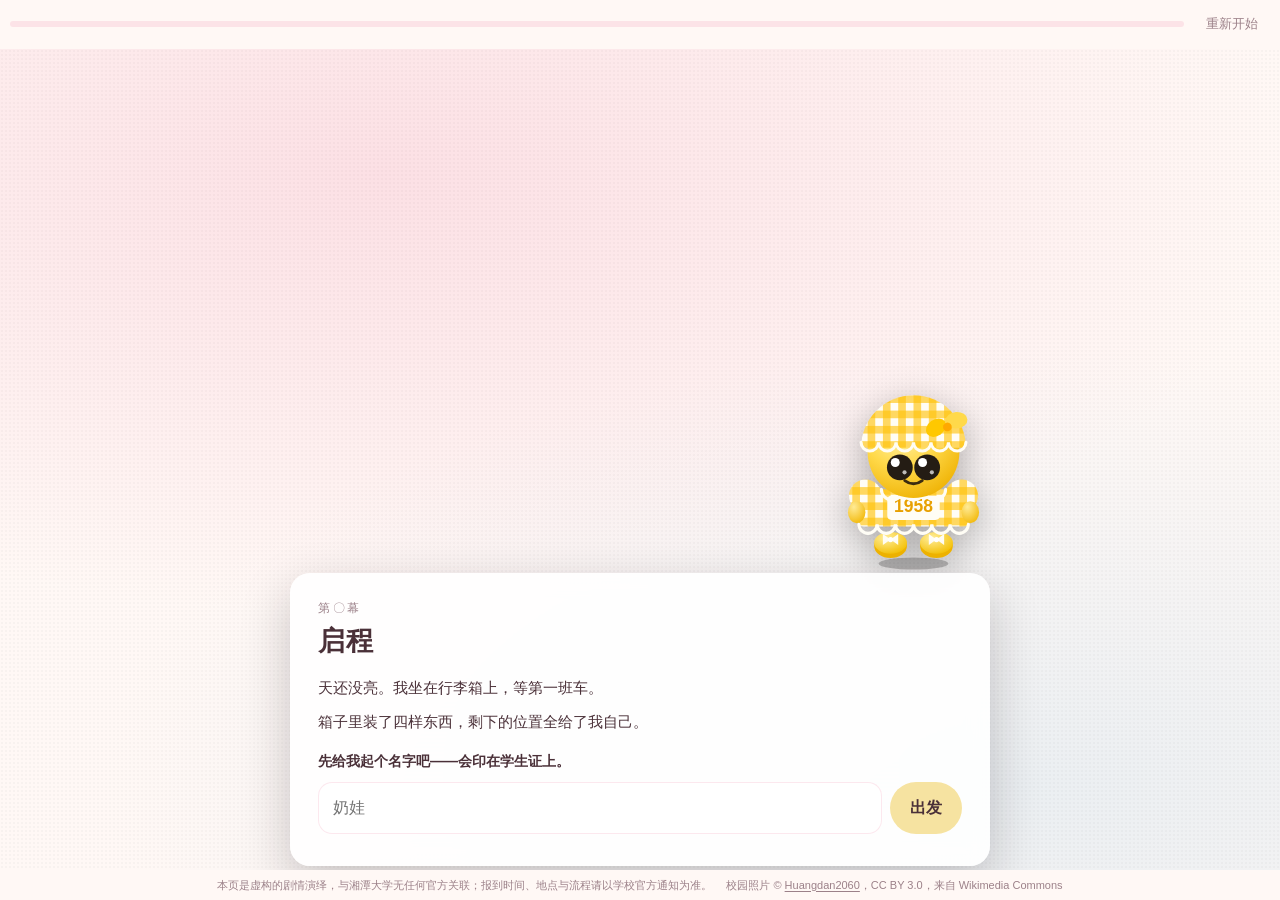
<file: enroll/index.html>
<!DOCTYPE html>
<html lang="zh-CN">
<head>
<meta charset="utf-8">
<meta name="viewport" content="width=device-width, initial-scale=1, viewport-fit=cover">
<title>奶娃入学记 · 羊牯塘奶娃基地</title>
<meta name="description" content="以奶娃的视角走一遍 2026 级新生报到：到站、进校门、北京路报到、缴费、入住、开学第一课、逛校园集章。">
<meta name="theme-color" content="#fff8f5">
<meta property="og:type" content="website">
<meta property="og:title" content="奶娃入学记 · 羊牯塘奶娃基地">
<meta property="og:description" content="以奶娃的视角走一遍 2026 级新生报到。">
<!-- 资源一律用绝对路径 /enroll/…：站点对未知路径会回落，相对路径在 /a/b 下会失效 -->
<!-- 页面本身是静态的：文案在 /enroll/data/script.js，逻辑在 /enroll/app.js，照片在 /enroll/assets/photos/ -->
<link rel="stylesheet" href="/enroll/app.css">
</head>
<body data-act="start">

<noscript>
  <div class="noscript">
    <h1>奶娃入学记</h1>
    <p>这一段报到流程要用一点点 JavaScript 才能走。你的浏览器把脚本关掉了。</p>
    <p>没关系，直接去 <a href="https://www.xtu.edu.cn/">湘潭大学官网</a> 看看，或者回
      <a href="/">湖南奶娃大学</a>。</p>
  </div>
</noscript>

<div class="app" id="app">

  <header class="bar">
    <button class="chip chip-back" id="back" type="button" hidden aria-label="回到上一幕">←</button>
    <div class="progress" role="progressbar" aria-label="报到进度" aria-valuemin="0" aria-valuemax="8" aria-valuenow="0">
      <i id="progress"></i>
    </div>
    <button class="chip" id="reset" type="button">重新开始</button>
  </header>

  <main class="stage" id="stage">
    <div class="photo" id="photo" aria-hidden="true"></div>
    <div class="scrim" aria-hidden="true"></div>
    <div class="grain" aria-hidden="true"></div>

    <!-- 奶娃：黄衣小奶娃，形象参考 resource/core.png
         格子布兜帽 + 蕾丝边 + 黄蝴蝶结，白围裙上印着建校年份
         表情由 data-mood 切换，动画全在 CSS 里 -->
    <div class="naiwa-wrap" id="naiwa-wrap" aria-hidden="true">
      <svg class="naiwa" id="naiwa" viewBox="0 0 140 176" width="140" height="176" data-mood="idle">
        <defs>
          <radialGradient id="nwHead" cx="36%" cy="24%" r="84%">
            <stop offset="0%" stop-color="#fff6bb"/>
            <stop offset="50%" stop-color="#ffd94a"/>
            <stop offset="100%" stop-color="#eeb000"/>
          </radialGradient>
          <radialGradient id="nwHand" cx="34%" cy="26%" r="82%">
            <stop offset="0%" stop-color="#ffeb96"/>
            <stop offset="100%" stop-color="#f2b808"/>
          </radialGradient>
          <radialGradient id="nwShoe" cx="36%" cy="28%" r="80%">
            <stop offset="0%" stop-color="#ffee9e"/>
            <stop offset="100%" stop-color="#f5c000"/>
          </radialGradient>
          <!-- 黄白格子布：横竖两条半透明色带叠出深浅两档格子 -->
          <pattern id="nwGingham" width="14" height="14" patternUnits="userSpaceOnUse">
            <rect width="14" height="14" fill="#fffdf5"/>
            <rect width="7" height="14" fill="#ffc107" opacity=".62"/>
            <rect width="14" height="7" fill="#ffc107" opacity=".62"/>
          </pattern>
        </defs>

        <ellipse class="n-shadow" cx="70" cy="168" rx="32" ry="5.5"/>

        <g class="n-bob">

          <!-- 鞋 -->
          <ellipse cx="49" cy="152" rx="15" ry="11" fill="#f0b400"/>
          <ellipse cx="91" cy="152" rx="15" ry="11" fill="#f0b400"/>
          <ellipse cx="49" cy="149" rx="15" ry="10" fill="url(#nwShoe)"/>
          <ellipse cx="91" cy="149" rx="15" ry="10" fill="url(#nwShoe)"/>
          <g transform="translate(49,146)"><path d="M0 0-7-5-7 5Z" fill="#fffdf5"/><path d="M0 0 7-5 7 5Z" fill="#fffdf5"/><circle r="2.4" fill="#fff"/></g>
          <g transform="translate(91,146)"><path d="M0 0-7-5-7 5Z" fill="#fffdf5"/><path d="M0 0 7-5 7 5Z" fill="#fffdf5"/><circle r="2.4" fill="#fff"/></g>

          <!-- 连衣裙 -->
          <path d="M40 100H100L120 128q1 6-5 6H25q-6 0-5-6Z" fill="url(#nwGingham)"/>
          <!-- 裙摆蕾丝 -->
          <path d="M20 132a8.35 8.35 0 0 0 16.7 0 8.35 8.35 0 0 0 16.7 0 8.35 8.35 0 0 0 16.7 0 8.35 8.35 0 0 0 16.7 0 8.35 8.35 0 0 0 16.7 0 8.35 8.35 0 0 0 16.7 0"
                fill="none" stroke="#fffdf5" stroke-width="2.8" stroke-linecap="round"/>

          <!-- 泡泡袖与小手 -->
          <g class="n-arm n-arm-l">
            <circle cx="26" cy="106" r="15" fill="url(#nwGingham)"/>
            <ellipse cx="18" cy="121" rx="8" ry="10" fill="url(#nwHand)"/>
          </g>
          <g class="n-arm n-arm-r">
            <circle cx="114" cy="106" r="15" fill="url(#nwGingham)"/>
            <ellipse cx="122" cy="121" rx="8" ry="10" fill="url(#nwHand)"/>
          </g>

          <!-- 白围裙，印着建校年份 -->
          <path d="M50 106h40q4 0 4 4v14q0 4-4 4H50q-4 0-4-4v-14q0-4 4-4Z" fill="#fffdf5"/>
          <text x="70" y="121" text-anchor="middle" font-size="16" font-weight="700" fill="#e8a000">1958</text>

          <!-- 领口蕾丝 -->
          <path d="M40.6 100a9.8 9.8 0 0 0 19.6 0 9.8 9.8 0 0 0 19.6 0 9.8 9.8 0 0 0 19.6 0"
                fill="none" stroke="#fffdf5" stroke-width="2.8" stroke-linecap="round"/>

          <!-- 头 -->
          <circle cx="70" cy="66" r="42" fill="url(#nwHead)"/>

          <!-- 眼睛 -->
          <g class="n-eye">
            <circle cx="57.5" cy="80" r="11.8" fill="#241c14"/>
            <circle cx="82.5" cy="80" r="11.8" fill="#241c14"/>
            <circle cx="53.3" cy="75.5" r="4.1" fill="#ffffff"/>
            <circle cx="78.3" cy="75.5" r="4.1" fill="#ffffff"/>
            <circle cx="61.8" cy="84.5" r="1.9" fill="#ffffff" opacity=".7"/>
            <circle cx="86.8" cy="84.5" r="1.9" fill="#ffffff" opacity=".7"/>
          </g>
          <g class="n-eye-shut">
            <path d="M44 80.5q13 9 26 0M70 80.5q13 9 26 0" stroke="#241c14" stroke-width="3.4" fill="none" stroke-linecap="round"/>
          </g>

          <!-- 嘴 -->
          <path class="m-idle"  d="M62 92q8 6 16 0"  fill="none" stroke="#3b2c10" stroke-width="2.6" stroke-linecap="round"/>
          <path class="m-smile" d="M58 90q12 12 24 0" fill="none" stroke="#3b2c10" stroke-width="3" stroke-linecap="round"/>
          <path class="m-flat"  d="M63 93h14"          fill="none" stroke="#3b2c10" stroke-width="2.6" stroke-linecap="round"/>
          <ellipse class="m-o" cx="70" cy="93" rx="3.8" ry="4.6" fill="#3b2c10"/>

          <!-- 格子布兜帽 + 蕾丝边 + 蝴蝶结 -->
          <path d="M22 62A48 48 0 0 1 118 62Z" fill="url(#nwGingham)"/>
          <path d="M22 57a8 8 0 0 0 16 0 8 8 0 0 0 16 0 8 8 0 0 0 16 0 8 8 0 0 0 16 0 8 8 0 0 0 16 0 8 8 0 0 0 16 0"
                fill="none" stroke="#fffdf5" stroke-width="2.8" stroke-linecap="round"/>
          <g transform="translate(101,43) rotate(-20)">
            <ellipse cx="-10" cy="-3" rx="10" ry="7.5" fill="#ffc800" transform="rotate(-16 -10 -3)"/>
            <ellipse cx="10" cy="-3" rx="10" ry="7.5" fill="#ffd94a" transform="rotate(16 10 -3)"/>
            <circle r="4" fill="#ffa800"/>
          </g>

        </g>
      </svg>
    </div>

    <section class="panel" id="panel">
      <p class="kicker" id="kicker"></p>
      <h1 class="title" id="title"></h1>
      <div class="lines" id="lines" aria-live="polite"></div>
      <p class="prompt" id="prompt"></p>
      <div class="controls" id="controls"></div>
      <p class="toast" id="toast" role="status" aria-live="polite"></p>
    </section>
  </main>

  <footer class="foot">
    <span id="disclaimer"></span>
    <span class="credit">校园照片 © <a href="https://commons.wikimedia.org/wiki/Category:Xiangtan_University">Huangdan2060</a>，CC BY 3.0，来自 Wikimedia Commons</span>
  </footer>

</div>

<script src="/enroll/data/script.js"></script>
<script src="/enroll/app.js"></script>
</body>
</html>
</file>
<file: canteen/app.css>
/* 奶娃打饭记 · 样式
   配色与主站、mcserver/、enroll/ 保持同一套变量 */

:root {
  --bg: #fff8f5;
  --fg: #4a3038;
  --muted: #9c8189;
  --ink: #f6b3c6;
  --ink-2: #f6e3a1;
  --ink-3: #bcd9ea;
  --track: rgba(246, 179, 198, .3);
  --card: #ffffff;
  --panel: rgba(255, 255, 255, .92);
  --good: #2f8f5b;
  --bad: #c9503f;
  --radius: 20px;
  --shadow: 0 18px 50px rgba(26, 20, 22, .22);
  color-scheme: light dark;
}

@media (prefers-color-scheme: dark) {
  :root {
    --bg: #1a1416;
    --fg: #f7e8ec;
    --muted: #b39aa2;
    --track: rgba(246, 179, 198, .22);
    --card: #241d20;
    --panel: rgba(26, 20, 22, .88);
    --good: #7fd0a1;
    --bad: #ef8f7e;
    --shadow: 0 18px 50px rgba(0, 0, 0, .5);
  }
}

* { box-sizing: border-box; }
[hidden] { display: none !important; }

html, body { height: 100%; }

body {
  margin: 0;
  background: var(--bg);
  color: var(--fg);
  font: 16px/1.6 -apple-system, BlinkMacSystemFont, "Segoe UI", "PingFang SC",
        "Hiragino Sans GB", "Microsoft YaHei", "Source Han Sans SC", sans-serif;
  -webkit-text-size-adjust: 100%;
  overflow: hidden;
  -webkit-tap-highlight-color: transparent;
}

a { color: inherit; }

/* ---------------------------------------------------------------- 骨架 */

.app {
  display: flex;
  flex-direction: column;
  height: 100vh;
  height: 100dvh;
}

.bar {
  position: relative;
  z-index: 5;
  display: flex;
  align-items: center;
  gap: 10px;
  min-height: 40px;
  padding: max(8px, env(safe-area-inset-top)) max(10px, env(safe-area-inset-right)) 8px max(10px, env(safe-area-inset-left));
}

.chip {
  flex: none;
  padding: 6px 12px;
  border: 0;
  border-radius: 999px;
  background: transparent;
  color: var(--muted);
  font: inherit;
  font-size: 13px;
  cursor: pointer;
  transition: color .2s, background-color .2s;
}
.chip:hover, .chip:focus-visible { color: var(--fg); background: var(--track); }
.chip-back { font-size: 16px; padding: 4px 12px; }

.where {
  flex: 1 1 auto;
  font-size: 13px;
  letter-spacing: .14em;
  color: var(--muted);
  text-align: center;
  white-space: nowrap;
}

.progress {
  position: relative;
  flex: 1 1 auto;
  height: 8px;
  border-radius: 999px;
  background: var(--track);
  overflow: hidden;
}
.progress i {
  display: block;
  width: 100%;
  height: 100%;
  border-radius: 999px;
  background: var(--ink);
  transition: width .12s linear, background-color .3s;
}
.progress.low i { background: #e0a24a; }
.progress.crit i { background: var(--bad); }

.hearts {
  display: inline-flex;
  gap: 3px;
  flex: none;
  font-size: 15px;
  line-height: 1;
}
.hearts i {
  font-style: normal;
  transition: opacity .25s, scale .25s, filter .25s;
}
.hearts i.gone { opacity: .2; scale: .8; filter: grayscale(1); }

/* 打饭时的一行读数 */
.hud {
  position: relative;
  z-index: 4;
  display: flex;
  align-items: center;
  gap: 10px;
  min-height: 28px;
  padding: 0 max(12px, 3vw) 4px;
}
.hud-score { font-size: 20px; font-weight: 800; letter-spacing: .02em; }
.hud-score small { margin-left: 3px; font-size: 12px; font-weight: 700; color: var(--muted); }
.hud-combo {
  padding: 2px 10px;
  border-radius: 999px;
  background: var(--track);
  color: var(--muted);
  font-style: normal;
  font-size: 12px;
  font-weight: 700;
  opacity: 0;
  transition: opacity .2s, background-color .2s, color .2s;
}
.hud-combo.on { opacity: 1; color: var(--fg); }
.hud-combo.hot { background: var(--ink); color: #4a3038; }
.hud-say {
  flex: 1 1 auto;
  min-width: 0;
  overflow: hidden;
  font-style: normal;
  font-size: 12.5px;
  color: var(--muted);
  text-align: right;
  text-overflow: ellipsis;
  white-space: nowrap;
  opacity: 0;
  transition: opacity .2s;
}
.hud-say.on { opacity: 1; }

.stage {
  position: relative;
  display: flex;
  flex: 1 1 auto;
  flex-direction: column;
  min-height: 0;
  overflow: hidden;
}
body[data-act="play"] .stage { touch-action: none; cursor: pointer; }

/* ---------------------------------------------------------------- 食堂背景 */

.hall {
  position: absolute;
  inset: 0;
  width: 100%;
  height: 100%;
  z-index: 0;
}
@media (prefers-color-scheme: dark) {
  .hall { filter: brightness(.8) saturate(.9); }
}

.grain {
  position: absolute;
  inset: 0;
  z-index: 1;
  pointer-events: none;
  opacity: .5;
  background-image: radial-gradient(rgba(0, 0, 0, .05) 1px, transparent 1px);
  background-size: 4px 4px;
}

/* 掉落区：占满整个舞台，里面的东西按归一化坐标摆 */
.playfield {
  position: absolute;
  inset: 0;
  z-index: 2;
  pointer-events: none;
}

/* 掉落物单独放一层，清场时不会连带把奶娃一起删掉 */
.drops {
  position: absolute;
  inset: 0;
  z-index: 2;
}

.drop {
  position: absolute;
  left: 50%;
  top: 0;
  translate: -50% -50%;
  /* 菜是 emoji，点名要彩色字体，别落到黑白符号字体上 */
  font-family: "Apple Color Emoji", "Segoe UI Emoji", "Noto Color Emoji", "Segoe UI Symbol", sans-serif;
  font-size: clamp(26px, 6.6vmin, 42px);
  line-height: 1;
  filter: drop-shadow(0 5px 9px rgba(26, 20, 22, .28));
  animation: sway 1.7s ease-in-out infinite;
}
.drop::before {
  content: "";
  position: absolute;
  inset: -26%;
  z-index: -1;
  border-radius: 50%;
  background: radial-gradient(circle, rgba(255, 255, 255, .55), transparent 70%);
}
.drop.bad::before {
  background: radial-gradient(circle, rgba(226, 90, 80, .38), transparent 72%);
}
@keyframes sway {
  0%, 100% { rotate: -9deg; }
  50%      { rotate: 9deg; }
}

/* 接住／漏掉的浮字 */
.pop {
  position: absolute;
  translate: -50% -50%;
  font-size: 15px;
  font-weight: 800;
  color: var(--good);
  text-shadow: 0 1px 0 rgba(255, 255, 255, .8);
  pointer-events: none;
  animation: popUp .72s cubic-bezier(.2, .8, .3, 1) forwards;
}
.pop.bad { color: var(--bad); }
@keyframes popUp {
  0%   { opacity: 0; scale: .55; }
  28%  { opacity: 1; scale: 1.05; }
  100% { opacity: 0; translate: -50% -190%; }
}

/* ---------------------------------------------------------------- 奶娃 */

/* 开场与结算时奶娃站在面板上方；打饭时由 --catch 决定它站在哪条判定线上 */
.tray-wrap {
  position: absolute;
  left: 50%;
  /* 面板最高 74vh，这里按剩下的那条缝来站位，窄屏再兜个底 */
  top: clamp(104px, 17vh, 190px);
  z-index: 3;
  translate: -50% -100%;
  pointer-events: none;
}
body[data-act="play"] .tray-wrap { top: var(--catch, 86%); }
.tray-wrap .naiwa {
  display: block;
  width: clamp(92px, 15.5vmin, 134px);
  height: auto;
  overflow: visible;
  filter: drop-shadow(0 10px 18px rgba(0, 0, 0, .28));
}
.tray-wrap .plate {
  position: absolute;
  left: 50%;
  bottom: 0;
  translate: -50% 50%;
  width: clamp(96px, 16.5vmin, 142px);
  height: auto;
  filter: drop-shadow(0 6px 10px rgba(0, 0, 0, .25));
}

.n-shadow { fill: rgba(0, 0, 0, .22); }
.n-bob { animation: bob 3.2s ease-in-out infinite; transform-origin: 70px 162px; }

.naiwa .m-idle, .naiwa .m-smile, .naiwa .m-flat, .naiwa .m-o { display: none; }
.naiwa[data-mood="idle"] .m-idle,
.naiwa[data-mood="happy"] .m-smile,
.naiwa[data-mood="sleepy"] .m-flat,
.naiwa[data-mood="worried"] .m-o,
.naiwa[data-mood="sad"] .m-o { display: block; }

.naiwa .n-eye-shut { display: none; }
.naiwa[data-mood="sleepy"] .n-eye { display: none; }
.naiwa[data-mood="sleepy"] .n-eye-shut { display: block; }

.naiwa[data-mood="happy"] .n-arm-r { animation: wave .9s ease-in-out 3; transform-origin: 114px 100px; }
.naiwa[data-mood="worried"] .n-bob { animation-duration: 1.1s; }

/* 挨了一下：奶娃和盘子一起抖 */
.tray-wrap.hurt { animation: hurt .42s ease; }
@keyframes hurt {
  0%, 100% { translate: -50% -100%; }
  20%      { translate: -56% -100%; }
  45%      { translate: -44% -100%; }
  70%      { translate: -53% -100%; }
}

@keyframes bob {
  0%, 100% { transform: translateY(0) }
  50%      { transform: translateY(-4px) }
}
@keyframes wave {
  0%, 100% { transform: rotate(0) }
  35%      { transform: rotate(26deg) }
}

/* ---------------------------------------------------------------- 暂停 */

.pausebox {
  position: absolute;
  inset: 0;
  z-index: 6;
  display: grid;
  place-content: center;
  justify-items: center;
  gap: 16px;
  padding: 24px;
  text-align: center;
  background: rgba(255, 248, 245, .88);
  backdrop-filter: blur(6px);
  -webkit-backdrop-filter: blur(6px);
  animation: rise .2s ease-out;
}
@media (prefers-color-scheme: dark) {
  .pausebox { background: rgba(26, 20, 22, .84); }
}
.pausebox p { margin: 0; max-width: 22em; font-size: 15px; }

/* ---------------------------------------------------------------- 面板 */

.panel {
  position: relative;
  z-index: 5;
  flex: none;
  width: min(100%, 640px);
  margin: auto auto 0;
  padding: 20px 20px calc(18px + env(safe-area-inset-bottom));
  border-radius: var(--radius) var(--radius) 0 0;
  background: var(--panel);
  backdrop-filter: blur(10px);
  -webkit-backdrop-filter: blur(10px);
  box-shadow: var(--shadow);
  animation: rise .38s cubic-bezier(.2, .8, .3, 1);
  max-height: 74vh;
  overflow-y: auto;
  overscroll-behavior: contain;
  color: var(--fg);
}
@keyframes rise { from { opacity: 0; transform: translateY(14px) } }

.kicker {
  margin: 0 0 2px;
  font-size: 12px;
  letter-spacing: .22em;
  color: var(--muted);
}
.title {
  margin: 0 0 12px;
  font-size: clamp(21px, 5vw, 27px);
  letter-spacing: .04em;
}
.lines p {
  margin: 0 0 8px;
  font-size: 15px;
  line-height: 1.75;
}
.lines p:last-child { margin-bottom: 0; }

.prompt {
  margin: 14px 0 10px;
  font-size: 14px;
  font-weight: 700;
}
.prompt:empty { display: none; }

.controls { display: grid; gap: 8px; }

.rules {
  margin: 0;
  padding: 12px 14px 12px 30px;
  border-radius: 14px;
  background: color-mix(in srgb, var(--ink) 10%, transparent);
  font-size: 13px;
  line-height: 1.75;
  color: var(--fg);
}
.rules li::marker { color: var(--ink); }

.choice {
  display: block;
  width: 100%;
  padding: 12px 14px;
  border: 1px solid var(--track);
  border-radius: 14px;
  background: var(--card);
  color: inherit;
  font: inherit;
  text-align: left;
  cursor: pointer;
  transition: transform .15s, border-color .2s, background-color .2s;
}
.choice:hover, .choice:focus-visible {
  border-color: var(--ink);
  background: color-mix(in srgb, var(--ink) 12%, var(--card));
}
.choice:active { transform: scale(.985); }
.choice b { display: block; font-size: 15px; font-weight: 700; }
.choice small { display: block; margin-top: 3px; font-size: 13px; color: var(--muted); line-height: 1.6; }

.primary {
  padding: 12px 20px;
  border: 0;
  border-radius: 999px;
  background: var(--ink-2);
  color: #4a3038;
  font: inherit;
  font-weight: 700;
  cursor: pointer;
  transition: transform .15s, filter .2s;
}
.primary:hover, .primary:focus-visible { filter: brightness(1.05); }
.primary:active { transform: scale(.97); }
.primary.big { width: 100%; padding: 15px 20px; font-size: 17px; }

.ghost {
  padding: 12px 20px;
  border: 1px solid var(--track);
  border-radius: 999px;
  background: transparent;
  color: var(--fg);
  font: inherit;
  font-weight: 700;
  text-decoration: none;
  cursor: pointer;
  display: inline-block;
}
.actions { display: flex; gap: 10px; flex-wrap: wrap; align-items: center; margin-top: 4px; }

/* 文本输入 */
.field { display: flex; gap: 8px; }
.field input {
  flex: 1 1 auto;
  min-width: 0;
  padding: 12px 14px;
  border: 1px solid var(--track);
  border-radius: 14px;
  background: var(--card);
  color: inherit;
  font: inherit;
}
.field input:focus-visible { outline: 2px solid var(--ink); outline-offset: 1px; }

.counter { margin: 10px 0 6px; font-size: 13px; color: var(--muted); }
.hintline { margin: 8px 0 0; font-size: 12px; color: var(--muted); }

/* 结算的一行数字 */
.stats {
  display: flex;
  gap: 8px;
  margin: 4px 0 14px;
}
.stats span {
  flex: 1 1 0;
  padding: 10px 6px;
  border-radius: 14px;
  background: color-mix(in srgb, var(--ink) 10%, transparent);
  text-align: center;
  font-size: 12px;
  color: var(--muted);
}
.stats b { display: block; font-size: 20px; color: var(--fg); }

.grade-wrap { text-align: center; }
.grade-wrap img {
  width: min(100%, 430px);
  height: auto;
  border-radius: 14px;
  box-shadow: 0 10px 30px rgba(0, 0, 0, .28);
}
.grade-wrap .actions { justify-content: center; margin-top: 12px; }

.toast {
  margin: 10px 0 0;
  min-height: 0;
  font-size: 13px;
  color: var(--muted);
  opacity: 0;
  transition: opacity .25s;
}
.toast.on { opacity: 1; }

/* ---------------------------------------------------------------- 页脚 */

.foot {
  position: relative;
  z-index: 4;
  display: flex;
  gap: 6px 14px;
  flex-wrap: wrap;
  justify-content: center;
  padding: 7px 14px max(7px, env(safe-area-inset-bottom));
  background: var(--bg);
  color: var(--muted);
  font-size: 11px;
  line-height: 1.5;
  text-align: center;
}
.foot a { text-underline-offset: 2px; }

/* ---------------------------------------------------------------- 无脚本 */

.noscript {
  max-width: 560px;
  margin: 15vh auto;
  padding: 24px;
  border-radius: 18px;
  background: var(--card);
  box-shadow: var(--shadow);
}
.noscript h1 { margin-top: 0; font-size: 22px; }
.noscript a { font-weight: 700; }

/* ---------------------------------------------------------------- 宽屏 */

@media (min-width: 860px) {
  .stage { align-items: center; }
  .bar, .hud { width: min(100%, 760px); margin: 0 auto; }
  .playfield, .hall, .grain { width: min(100%, 760px); left: 50%; right: auto; translate: -50% 0; }  .pausebox { width: min(100%, 760px); left: 50%; right: auto; translate: -50% 0; }
  .panel {
    width: min(100%, 700px);
    padding: 26px 28px 22px;
    border-radius: var(--radius);
    margin-bottom: 4px;
    max-height: 76vh;
  }
}

@media (prefers-reduced-motion: reduce) {
  *, *::before, *::after {
    animation-duration: .001ms !important;
    animation-iteration-count: 1 !important;
    transition-duration: .001ms !important;
  }
  .naiwa .n-bob, .drop { animation: none; }
  .drop { rotate: 0deg; }
}
</file>
<file: enroll/app.css>
/* 奶娃入学记 · 样式
   配色与主站、mcserver/ 保持同一套变量 */

:root {
  --bg: #fff8f5;
  --fg: #4a3038;
  --muted: #9c8189;
  --ink: #f6b3c6;
  --ink-2: #f6e3a1;
  --ink-3: #bcd9ea;
  --track: rgba(246, 179, 198, .3);
  --card: #ffffff;
  --panel: rgba(255, 255, 255, .9);
  --radius: 20px;
  --shadow: 0 18px 50px rgba(26, 20, 22, .22);
  color-scheme: light dark;
}

@media (prefers-color-scheme: dark) {
  :root {
    --bg: #1a1416;
    --fg: #f7e8ec;
    --muted: #b39aa2;
    --track: rgba(246, 179, 198, .22);
    --card: #241d20;
    --panel: rgba(26, 20, 22, .86);
    --shadow: 0 18px 50px rgba(0, 0, 0, .5);
  }
}

* { box-sizing: border-box; }
[hidden] { display: none !important; }

html, body { height: 100%; }

body {
  margin: 0;
  background: var(--bg);
  color: var(--fg);
  font: 16px/1.6 -apple-system, BlinkMacSystemFont, "Segoe UI", "PingFang SC",
        "Hiragino Sans GB", "Microsoft YaHei", "Source Han Sans SC", sans-serif;
  -webkit-text-size-adjust: 100%;
  overflow: hidden;
}

a { color: inherit; }

/* ---------------------------------------------------------------- 骨架 */

.app {
  display: flex;
  flex-direction: column;
  height: 100vh;
  height: 100dvh;
}

.bar {
  position: relative;
  z-index: 5;
  display: flex;
  align-items: center;
  gap: 10px;
  padding: max(8px, env(safe-area-inset-top)) max(10px, env(safe-area-inset-right)) 8px max(10px, env(safe-area-inset-left));
}

.chip {
  flex: none;
  padding: 6px 12px;
  border: 0;
  border-radius: 999px;
  background: transparent;
  color: var(--muted);
  font: inherit;
  font-size: 13px;
  cursor: pointer;
  transition: color .2s, background-color .2s;
}
.chip:hover, .chip:focus-visible { color: var(--fg); background: var(--track); }
.chip-back { font-size: 16px; padding: 4px 12px; }

.progress {
  position: relative;
  flex: 1 1 auto;
  height: 6px;
  border-radius: 999px;
  background: var(--track);
  overflow: hidden;
}
.progress i {
  display: block;
  width: 0;
  height: 100%;
  border-radius: 999px;
  background: var(--ink);
  transition: width .45s cubic-bezier(.3, .8, .3, 1);
}

.stage {
  position: relative;
  display: flex;
  flex: 1 1 auto;
  flex-direction: column;
  min-height: 0;
  overflow: hidden;
}

/* 背景照片：整块铺满，包括面板后面 */
.photo {
  position: absolute;
  inset: 0;
  background-position: center;
  background-size: cover;
  background-color: #2a2024;
  opacity: 0;
  transition: opacity .6s ease;
}
.photo.is-in { opacity: 1; }

.scrim {
  position: absolute;
  inset: 0;
  pointer-events: none;
  background: linear-gradient(to top,
    rgba(26, 20, 22, .92) 0%,
    rgba(26, 20, 22, .62) 38%,
    rgba(26, 20, 22, .34) 72%,
    rgba(26, 20, 22, .22) 100%);
}
.photo:not(.is-in) ~ .scrim {
  background: radial-gradient(120% 90% at 30% 15%,
    rgba(246, 179, 198, .35), transparent 60%),
    radial-gradient(120% 90% at 80% 90%,
    rgba(188, 217, 234, .3), transparent 60%);
}

.grain {
  position: absolute;
  inset: 0;
  pointer-events: none;
  opacity: .5;
  background-image: radial-gradient(rgba(0, 0, 0, .05) 1px, transparent 1px);
  background-size: 4px 4px;
}

/* ---------------------------------------------------------------- 奶娃 */

.naiwa-wrap {
  position: relative;
  z-index: 2;
  display: flex;
  flex: 1 1 auto;
  align-items: flex-end;
  justify-content: flex-end;
  min-height: 96px;
  padding: 0 max(16px, 5vw) 0 0;
  pointer-events: none;
}

.naiwa {
  width: clamp(96px, 17vh, 156px);
  height: auto;
  overflow: visible;
  filter: drop-shadow(0 10px 18px rgba(0, 0, 0, .3));
}

.n-shadow { fill: rgba(0, 0, 0, .22); }
.n-bob { animation: bob 3.2s ease-in-out infinite; transform-origin: 70px 162px; }

.naiwa .m-idle, .naiwa .m-smile, .naiwa .m-flat, .naiwa .m-o { display: none; }
.naiwa[data-mood="idle"] .m-idle,
.naiwa[data-mood="happy"] .m-smile,
.naiwa[data-mood="sleepy"] .m-flat,
.naiwa[data-mood="worried"] .m-o,
.naiwa[data-mood="sad"] .m-o { display: block; }

.naiwa .n-eye-shut { display: none; }
.naiwa[data-mood="sleepy"] .n-eye { display: none; }
.naiwa[data-mood="sleepy"] .n-eye-shut { display: block; }

.naiwa[data-mood="happy"] .n-arm-r { animation: wave .9s ease-in-out 3; transform-origin: 114px 100px; }
.naiwa[data-mood="sleepy"] .n-bob { animation-duration: 5s; }

@keyframes bob {
  0%, 100% { transform: translateY(0) }
  50%      { transform: translateY(-4px) }
}
@keyframes wave {
  0%, 100% { transform: rotate(0) }
  35%      { transform: rotate(26deg) }
}

/* ---------------------------------------------------------------- 面板 */

.panel {
  position: relative;
  z-index: 3;
  flex: none;
  width: min(100%, 640px);
  margin: 0 auto;
  padding: 20px 20px calc(18px + env(safe-area-inset-bottom));
  border-radius: var(--radius) var(--radius) 0 0;
  background: var(--panel);
  backdrop-filter: blur(10px);
  -webkit-backdrop-filter: blur(10px);
  box-shadow: var(--shadow);
  animation: rise .38s cubic-bezier(.2, .8, .3, 1);
  max-height: 72vh;
  overflow-y: auto;
  overscroll-behavior: contain;
  color: var(--fg);
}
@keyframes rise { from { opacity: 0; transform: translateY(14px) } }
@keyframes shake {
  0%, 100% { transform: translateX(0) }
  20%      { transform: translateX(-7px) }
  45%      { transform: translateX(6px) }
  70%      { transform: translateX(-3px) }
}
.panel.shake { animation: shake .42s ease; }

.kicker {
  margin: 0 0 2px;
  font-size: 12px;
  letter-spacing: .22em;
  color: var(--muted);
}
.title {
  margin: 0 0 12px;
  font-size: clamp(21px, 5vw, 27px);
  letter-spacing: .04em;
}
.lines p {
  margin: 0 0 8px;
  font-size: 15px;
  line-height: 1.75;
}
.lines p:last-child { margin-bottom: 0; }
.lines .caret {
  display: inline-block;
  width: 2px; height: 1em;
  margin-left: 2px;
  vertical-align: -.12em;
  background: var(--ink);
  animation: blink .9s steps(1) infinite;
}
@keyframes blink { 50% { opacity: 0 } }

.prompt {
  margin: 14px 0 10px;
  font-size: 14px;
  font-weight: 700;
  color: var(--fg);
}
.prompt:empty { display: none; }

.controls { display: grid; gap: 8px; }

/* 选项 */
.choice {
  display: block;
  width: 100%;
  padding: 12px 14px;
  border: 1px solid var(--track);
  border-radius: 14px;
  background: var(--card);
  color: inherit;
  font: inherit;
  text-align: left;
  cursor: pointer;
  transition: transform .15s, border-color .2s, background-color .2s;
}
.choice:hover, .choice:focus-visible {
  border-color: var(--ink);
  background: color-mix(in srgb, var(--ink) 12%, var(--card));
}
.choice:active { transform: scale(.985); }
.choice b { display: block; font-size: 15px; font-weight: 700; }
.choice small { display: block; margin-top: 3px; font-size: 13px; color: var(--muted); line-height: 1.6; }
.choice[disabled] { opacity: .55; cursor: default; }
.choice.picked { border-color: var(--ink); background: color-mix(in srgb, var(--ink) 18%, var(--card)); }
.choice.good { border-color: #8cc6a0; background: color-mix(in srgb, #8cc6a0 18%, var(--card)); }
.choice.bad { border-color: #e2a2a2; }

.row { display: flex; gap: 8px; flex-wrap: wrap; }
.row .choice { width: auto; flex: 1 1 40%; }

.primary {
  padding: 12px 20px;
  border: 0;
  border-radius: 999px;
  background: var(--ink-2);
  color: #4a3038;
  font: inherit;
  font-weight: 700;
  cursor: pointer;
  transition: transform .15s, filter .2s;
}
.primary:hover, .primary:focus-visible { filter: brightness(1.05); }
.primary:active { transform: scale(.97); }
.ghost {
  padding: 12px 20px;
  border: 1px solid var(--track);
  border-radius: 999px;
  background: transparent;
  color: var(--fg);
  font: inherit;
  font-weight: 700;
  text-decoration: none;
  cursor: pointer;
  display: inline-block;
}
.actions { display: flex; gap: 10px; flex-wrap: wrap; align-items: center; margin-top: 4px; }

/* 文本输入 */
.field { display: flex; gap: 8px; }
.field input {
  flex: 1 1 auto;
  min-width: 0;
  padding: 12px 14px;
  border: 1px solid var(--track);
  border-radius: 14px;
  background: var(--card);
  color: inherit;
  font: inherit;
}
.field input:focus-visible { outline: 2px solid var(--ink); outline-offset: 1px; }

/* 行李 */
.items { display: grid; gap: 8px; grid-template-columns: repeat(3, 1fr); }
.item {
  padding: 12px 6px;
  border: 1px solid var(--track);
  border-radius: 14px;
  background: var(--card);
  color: inherit;
  font: inherit;
  font-size: 12.5px;
  text-align: center;
  cursor: pointer;
  transition: transform .15s, border-color .2s, opacity .3s;
}
.item i { display: block; font-size: 24px; font-style: normal; line-height: 1.3; }
.item:hover, .item:focus-visible { border-color: var(--ink); }
.item:active { transform: scale(.95); }
.item.gone { opacity: .3; pointer-events: none; border-style: dashed; }
.item.kept { opacity: .3; pointer-events: none; }

.counter {
  margin: 10px 0 6px;
  font-size: 13px;
  color: var(--muted);
}

/* 集章 */
.stamps { display: grid; gap: 8px; grid-template-columns: repeat(2, 1fr); }
.stamp {
  position: relative;
  display: block;
  padding: 0;
  border: 1px solid var(--track);
  border-radius: 14px;
  background: var(--card);
  color: inherit;
  font: inherit;
  text-align: left;
  cursor: pointer;
  overflow: hidden;
  transition: transform .2s, border-color .2s;
}
.stamp .thumb {
  display: block;
  aspect-ratio: 16 / 10;
  background-position: center;
  background-size: cover;
  filter: brightness(.82) saturate(.9);
  transition: filter .3s, scale .6s;
}
.stamp:hover .thumb, .stamp:focus-visible .thumb { filter: none; scale: 1.04; }
.stamp .cap { display: block; padding: 8px 10px 10px; }
.stamp .cap b { display: block; font-size: 13px; }
.stamp .cap small { display: block; margin-top: 3px; font-size: 12px; color: var(--muted); line-height: 1.55; }
.stamp .mark {
  position: absolute;
  top: 8px; right: 8px;
  width: 30px; height: 30px;
  border-radius: 50%;
  background: var(--ink);
  color: #4a3038;
  font-size: 15px;
  font-weight: 700;
  line-height: 30px;
  text-align: center;
  opacity: 0;
  scale: .4;
  rotate: -18deg;
  transition: opacity .25s, scale .35s cubic-bezier(.34, 1.56, .64, 1), rotate .35s;
}
.stamp.got { border-color: var(--ink); }
.stamp.got .mark { opacity: 1; scale: 1; rotate: 0deg; }
.stamp.got .thumb { filter: none; }

/* 学生证 */
.idcard-wrap { text-align: center; }
.idcard-wrap img {
  width: min(100%, 420px);
  height: auto;
  border-radius: 14px;
  box-shadow: 0 10px 30px rgba(0, 0, 0, .28);
}
.idcard-wrap .actions { justify-content: center; }
.hintline { margin: 8px 0 0; font-size: 12px; color: var(--muted); }

.toast {
  margin: 10px 0 0;
  min-height: 0;
  font-size: 13px;
  color: var(--muted);
  opacity: 0;
  transition: opacity .25s;
}
.toast.on { opacity: 1; }

/* ---------------------------------------------------------------- 页脚 */

.foot {
  position: relative;
  z-index: 4;
  display: flex;
  gap: 6px 14px;
  flex-wrap: wrap;
  justify-content: center;
  padding: 7px 14px max(7px, env(safe-area-inset-bottom));
  background: var(--bg);
  color: var(--muted);
  font-size: 11px;
  line-height: 1.5;
  text-align: center;
}
.foot a { text-underline-offset: 2px; }

/* ---------------------------------------------------------------- 无脚本 */

.noscript {
  max-width: 560px;
  margin: 15vh auto;
  padding: 24px;
  border-radius: 18px;
  background: var(--card);
  box-shadow: var(--shadow);
}
.noscript h1 { margin-top: 0; font-size: 22px; }
.noscript a { font-weight: 700; }

/* ---------------------------------------------------------------- 宽屏 */

@media (min-width: 860px) {
  .stage { align-items: center; }
  .naiwa-wrap { width: min(100%, 700px); padding-right: 0; }
  .panel {
    width: min(100%, 700px);
    padding: 26px 28px 22px;
    border-radius: var(--radius);
    margin-bottom: 4px;
    max-height: 76vh;
  }
  .items { grid-template-columns: repeat(5, 1fr); }
  .stamps { grid-template-columns: repeat(3, 1fr); }
}

@media (prefers-reduced-motion: reduce) {
  *, *::before, *::after {
    animation-duration: .001ms !important;
    animation-iteration-count: 1 !important;
    transition-duration: .001ms !important;
  }
  .naiwa .n-bob { animation: none; }
}
</file>
